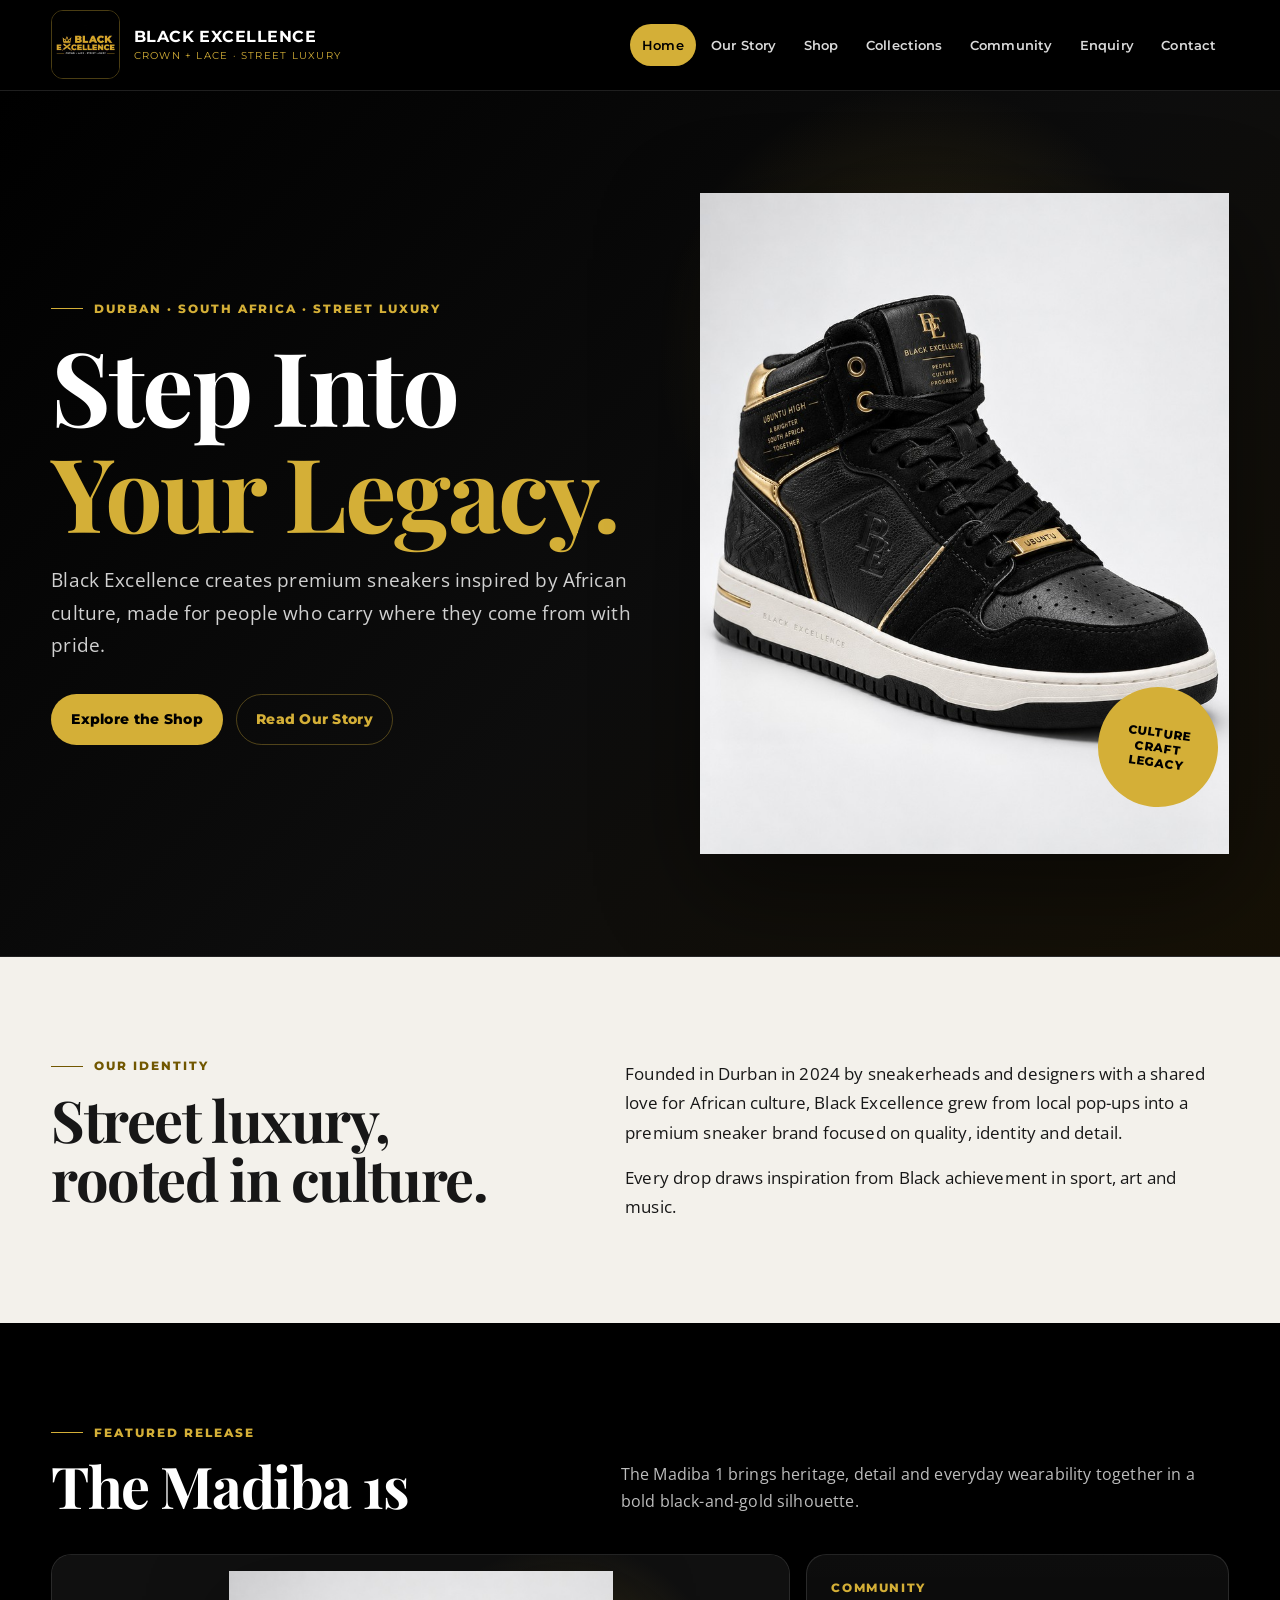
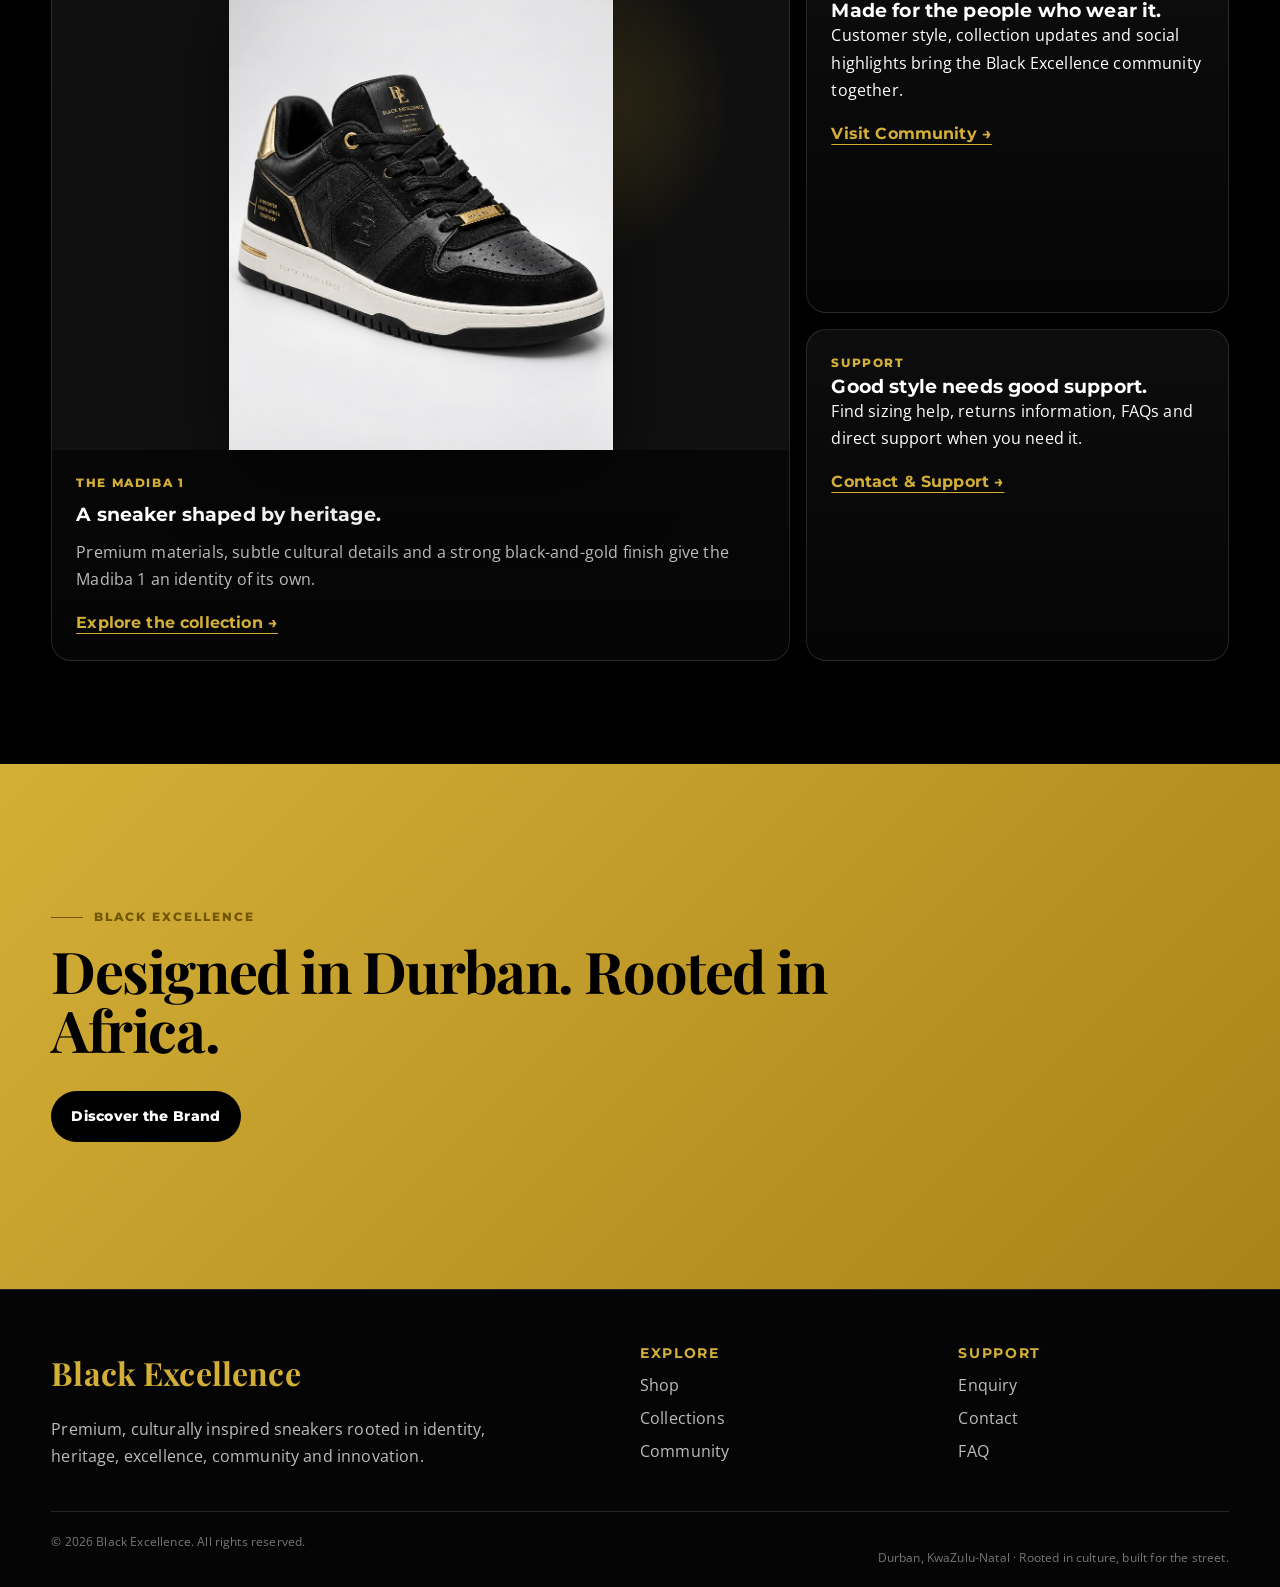
<file: index.html>
<!DOCTYPE html>
<html lang="en">
<head>
    <meta charset="UTF-8">
    <meta name="viewport" content="width=device-width, initial-scale=1.0">
    <meta name="description" content="Black Excellence is a Durban streetwear and sneaker brand celebrating African culture, identity and achievement.">
    <title>Black Excellence | Home</title>
    <link rel="preconnect" href="https://fonts.googleapis.com">
    <link rel="preconnect" href="https://fonts.gstatic.com" crossorigin>
    <link href="https://fonts.googleapis.com/css2?family=Montserrat:wght@500;600;700;800&family=Open+Sans:wght@400;500;600;700&family=Playfair+Display:wght@600;700;800&display=swap" rel="stylesheet">
    <link rel="stylesheet" href="css/styles.css">
</head>
<body>
    <a class="skip-link" href="#main-content">Skip to main content</a>
    <header class="site-header">
        <div class="container header-inner">
            <a class="brand" href="index.html" aria-label="Black Excellence home">
                <img class="brand-logo" src="images/black-excellence-logo-480.jpg"
                     srcset="images/black-excellence-logo-240.jpg 240w, images/black-excellence-logo-480.jpg 480w, images/black-excellence-logo-960.jpg 960w"
                     sizes="(max-width: 720px) 72px, 96px"
                     alt="Black Excellence Crown and Lace Street Luxury logo" width="96" height="96">
                <span class="brand-copy"><strong>Black Excellence</strong><small>Crown + Lace · Street Luxury</small></span>
            </a>
            <nav class="primary-nav" aria-label="Primary navigation">
                <ul><li><a href="index.html" aria-current="page">Home</a></li>
<li><a href="about.html">Our Story</a></li>
<li><a href="products.html">Shop</a></li>
<li><a href="collections.html">Collections</a></li>
<li><a href="community.html">Community</a></li>
<li><a href="enquiry.html">Enquiry</a></li>
<li><a href="contact.html">Contact</a></li></ul>
            </nav>
        </div>
    </header>
    <main id="main-content">
        <section class="hero">
            <div class="container hero-grid">
                <div class="hero-copy">
                    <p class="eyebrow">Durban · South Africa · Street Luxury</p>
                    <h1>Step Into <span>Your Legacy.</span></h1>
                    <p class="hero-lead">Black Excellence creates premium sneakers inspired by African culture, made for people who carry where they come from with pride.</p>
                    <div class="button-row">
                        <a class="button button-primary" href="products.html">Explore the Shop</a>
                        <a class="button button-secondary" href="about.html">Read Our Story</a>
                    </div>
                </div>
                <div class="hero-art hero-art--photo" aria-label="Featured Black Excellence sneaker product shot">
                    <div class="orbit orbit-one"></div>
                    <div class="orbit orbit-two"></div>
                    <picture class="hero-product-shot">
                        <img src="images/sneakers/ubuntu-high-800.jpg"
                             srcset="images/sneakers/ubuntu-high-480.jpg 480w, images/sneakers/ubuntu-high-800.jpg 800w, images/sneakers/ubuntu-high-1200.jpg 1200w"
                             sizes="(max-width: 720px) 82vw, (max-width: 1024px) 60vw, 34rem"
                             alt="Black Excellence Ubuntu High sneaker in black and gold"
                             width="1122" height="1402" loading="eager" decoding="async">
                    </picture>
                    <div class="hero-stamp">Culture<br>Craft<br>Legacy</div>
                </div>
            </div>
        </section>

        <section class="section section-light">
            <div class="container split-layout">
                <div>
                    <p class="eyebrow dark">Our Identity</p>
                    <h2>Street luxury, rooted in culture.</h2>
                </div>
                <div class="prose">
                    <p>Founded in Durban in 2024 by sneakerheads and designers with a shared love for African culture, Black Excellence grew from local pop-ups into a premium sneaker brand focused on quality, identity and detail.</p>
                    <p>Every drop draws inspiration from Black achievement in sport, art and music.</p>
                </div>
            </div>
        </section>

        <section class="section">
            <div class="container">
                <div class="section-heading">
                    <div><p class="eyebrow">Featured Release</p><h2>The Madiba 1s</h2></div>
                    <p>The Madiba 1 brings heritage, detail and everyday wearability together in a bold black-and-gold silhouette.</p>
                </div>
                <div class="feature-grid">
                    <article class="feature-card feature-card-large">
                        <div class="visual-panel">
                            <picture class="feature-product-shot">
                                <img src="images/sneakers/madiba-1-800.jpg"
                                     srcset="images/sneakers/madiba-1-480.jpg 480w, images/sneakers/madiba-1-800.jpg 800w, images/sneakers/madiba-1-1200.jpg 1200w"
                                     sizes="(max-width: 720px) 92vw, (max-width: 1024px) 65vw, 32rem"
                                     alt="Black Excellence Madiba 1 sneaker in black and gold"
                                     width="1122" height="1402" loading="lazy" decoding="async">
                            </picture>
                        </div>
                        <div class="card-body">
                            <p class="label">The Madiba 1</p>
                            <h3>A sneaker shaped by heritage.</h3>
                            <p>Premium materials, subtle cultural details and a strong black-and-gold finish give the Madiba 1 an identity of its own.</p>
                            <a class="text-link" href="collections.html">Explore the collection →</a>
                        </div>
                    </article>
                    <article class="feature-card">
                        <p class="label">Community</p>
                        <h3>Made for the people who wear it.</h3>
                        <p>Customer style, collection updates and social highlights bring the Black Excellence community together.</p>
                        <a class="text-link" href="community.html">Visit Community →</a>
                    </article>
                    <article class="feature-card">
                        <p class="label">Support</p>
                        <h3>Good style needs good support.</h3>
                        <p>Find sizing help, returns information, FAQs and direct support when you need it.</p>
                        <a class="text-link" href="contact.html">Contact &amp; Support →</a>
                    </article>
                </div>
            </div>
        </section>

        <section class="section section-gold">
            <div class="container callout">
                <p class="eyebrow dark">Black Excellence</p>
                <h2>Designed in Durban. Rooted in Africa.</h2>
                <a class="button button-dark" href="about.html">Discover the Brand</a>
            </div>
        </section>
    </main>
    <footer class="site-footer">
        <div class="container footer-grid">
            <div>
                <p class="footer-kicker">Black Excellence</p>
                <p>Premium, culturally inspired sneakers rooted in identity, heritage, excellence, community and innovation.</p>
            </div>
            <div>
                <h2>Explore</h2>
                <a href="products.html">Shop</a>
                <a href="collections.html">Collections</a>
                <a href="community.html">Community</a>
            </div>
            <div>
                <h2>Support</h2>
                <a href="enquiry.html">Enquiry</a>
                <a href="contact.html">Contact</a>
                <a href="contact.html#faq">FAQ</a>
            </div>
        </div>
        <div class="container footer-bottom">
            <p>&copy; 2026 Black Excellence. All rights reserved.</p>
            <p>Durban, KwaZulu-Natal · Rooted in culture, built for the street.</p>
        </div>
    </footer>
</body>
</html>
</file>
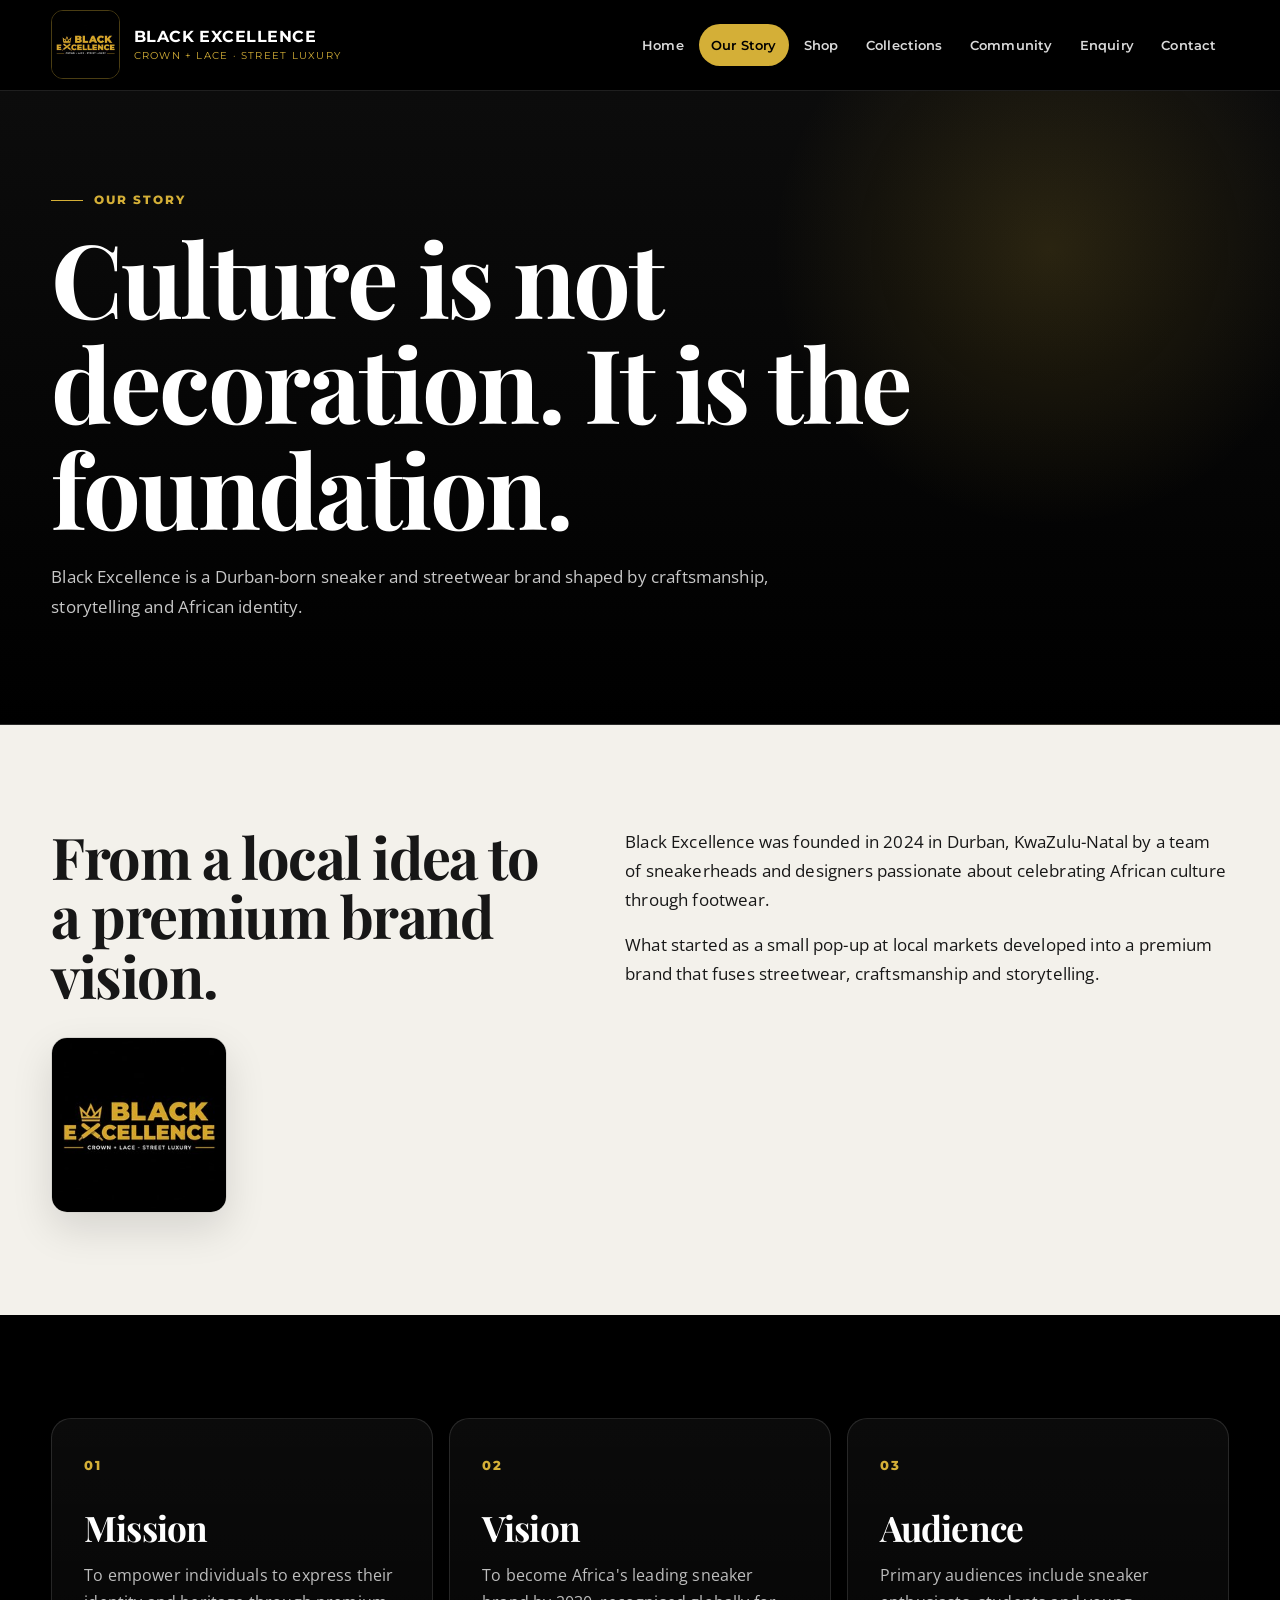
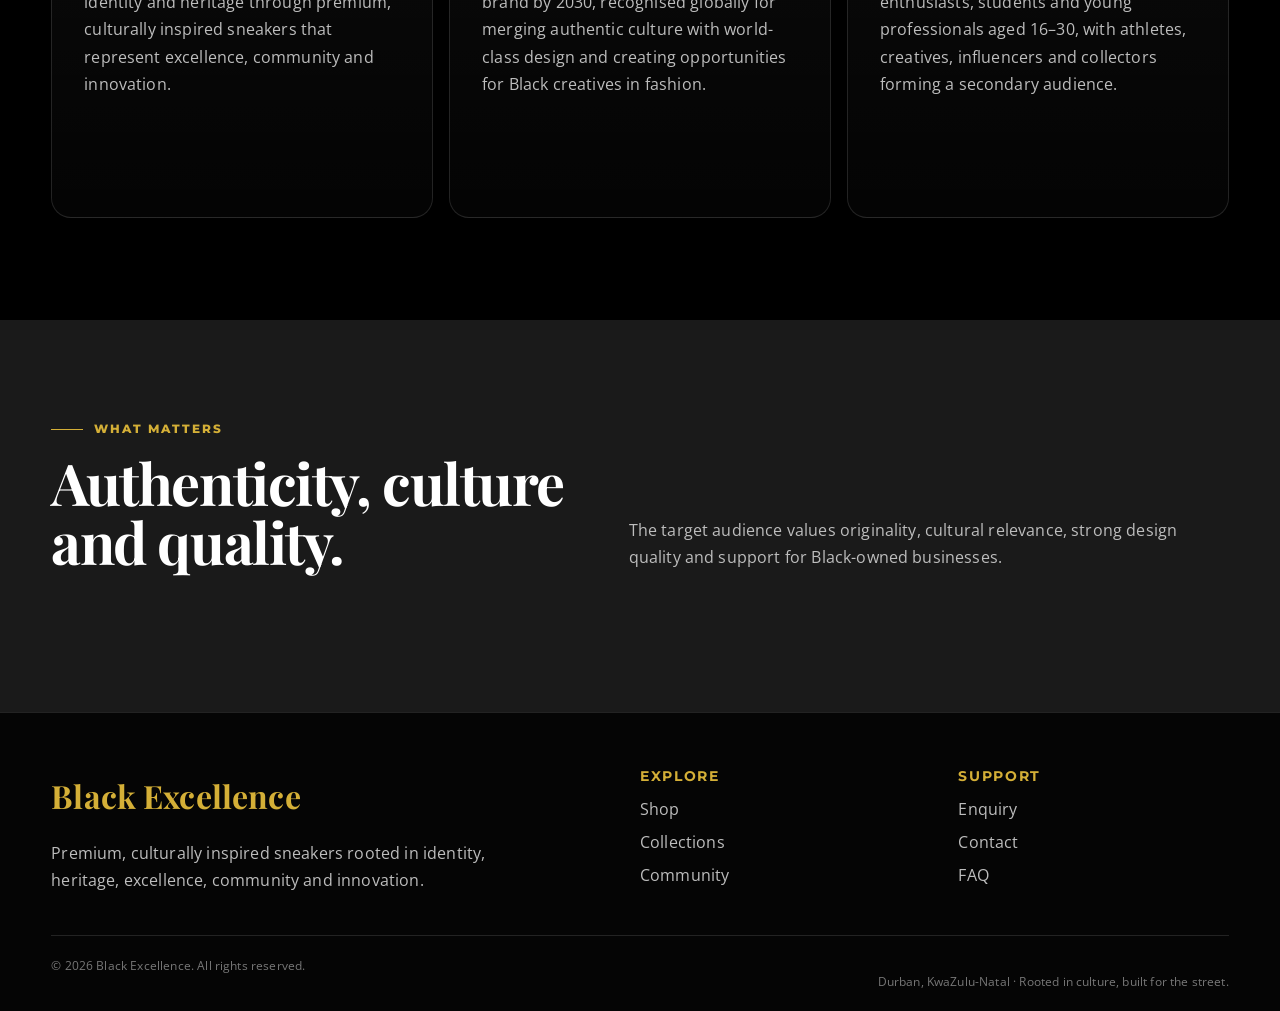
<file: about.html>
<!DOCTYPE html>
<html lang="en">
<head>
    <meta charset="UTF-8">
    <meta name="viewport" content="width=device-width, initial-scale=1.0">
    <meta name="description" content="Black Excellence is a Durban streetwear and sneaker brand celebrating African culture, identity and achievement.">
    <title>Black Excellence | Our Story</title>
    <link rel="preconnect" href="https://fonts.googleapis.com">
    <link rel="preconnect" href="https://fonts.gstatic.com" crossorigin>
    <link href="https://fonts.googleapis.com/css2?family=Montserrat:wght@500;600;700;800&family=Open+Sans:wght@400;500;600;700&family=Playfair+Display:wght@600;700;800&display=swap" rel="stylesheet">
    <link rel="stylesheet" href="css/styles.css">
</head>
<body>
    <a class="skip-link" href="#main-content">Skip to main content</a>
    <header class="site-header">
        <div class="container header-inner">
            <a class="brand" href="index.html" aria-label="Black Excellence home">
                <img class="brand-logo" src="images/black-excellence-logo-480.jpg"
                     srcset="images/black-excellence-logo-240.jpg 240w, images/black-excellence-logo-480.jpg 480w, images/black-excellence-logo-960.jpg 960w"
                     sizes="(max-width: 720px) 72px, 96px"
                     alt="Black Excellence Crown and Lace Street Luxury logo" width="96" height="96">
                <span class="brand-copy"><strong>Black Excellence</strong><small>Crown + Lace · Street Luxury</small></span>
            </a>
            <nav class="primary-nav" aria-label="Primary navigation">
                <ul><li><a href="index.html">Home</a></li>
<li><a href="about.html" aria-current="page">Our Story</a></li>
<li><a href="products.html">Shop</a></li>
<li><a href="collections.html">Collections</a></li>
<li><a href="community.html">Community</a></li>
<li><a href="enquiry.html">Enquiry</a></li>
<li><a href="contact.html">Contact</a></li></ul>
            </nav>
        </div>
    </header>
    <main id="main-content">
        <section class="page-hero"><div class="container"><p class="eyebrow">Our Story</p><h1>Culture is not decoration. It is the foundation.</h1><p>Black Excellence is a Durban-born sneaker and streetwear brand shaped by craftsmanship, storytelling and African identity.</p></div></section>
        <section class="section section-light"><div class="container split-layout"><div><h2>From a local idea to a premium brand vision.</h2><picture class="story-mark"><source media="(max-width: 720px)" srcset="images/black-excellence-logo-240.jpg 240w, images/black-excellence-logo-480.jpg 480w"><img src="images/black-excellence-logo-480.jpg" srcset="images/black-excellence-logo-240.jpg 240w, images/black-excellence-logo-480.jpg 480w, images/black-excellence-logo-960.jpg 960w" sizes="(max-width: 720px) 140px, 180px" alt="Black Excellence brand mark" width="180" height="180"></picture></div><div class="prose"><p>Black Excellence was founded in 2024 in Durban, KwaZulu-Natal by a team of sneakerheads and designers passionate about celebrating African culture through footwear.</p><p>What started as a small pop-up at local markets developed into a premium brand that fuses streetwear, craftsmanship and storytelling.</p></div></div></section>
        <section class="section"><div class="container value-grid"><article class="value-card"><span>01</span><h2>Mission</h2><p>To empower individuals to express their identity and heritage through premium, culturally inspired sneakers that represent excellence, community and innovation.</p></article><article class="value-card"><span>02</span><h2>Vision</h2><p>To become Africa's leading sneaker brand by 2030, recognised globally for merging authentic culture with world-class design and creating opportunities for Black creatives in fashion.</p></article><article class="value-card"><span>03</span><h2>Audience</h2><p>Primary audiences include sneaker enthusiasts, students and young professionals aged 16–30, with athletes, creatives, influencers and collectors forming a secondary audience.</p></article></div></section>
        <section class="section section-charcoal"><div class="container"><div class="section-heading"><div><p class="eyebrow">What matters</p><h2>Authenticity, culture and quality.</h2></div><p>The target audience values originality, cultural relevance, strong design quality and support for Black-owned businesses.</p></div></div></section>
    </main>
    <footer class="site-footer">
        <div class="container footer-grid">
            <div>
                <p class="footer-kicker">Black Excellence</p>
                <p>Premium, culturally inspired sneakers rooted in identity, heritage, excellence, community and innovation.</p>
            </div>
            <div>
                <h2>Explore</h2>
                <a href="products.html">Shop</a>
                <a href="collections.html">Collections</a>
                <a href="community.html">Community</a>
            </div>
            <div>
                <h2>Support</h2>
                <a href="enquiry.html">Enquiry</a>
                <a href="contact.html">Contact</a>
                <a href="contact.html#faq">FAQ</a>
            </div>
        </div>
        <div class="container footer-bottom">
            <p>&copy; 2026 Black Excellence. All rights reserved.</p>
            <p>Durban, KwaZulu-Natal · Rooted in culture, built for the street.</p>
        </div>
    </footer>
</body>
</html>
</file>
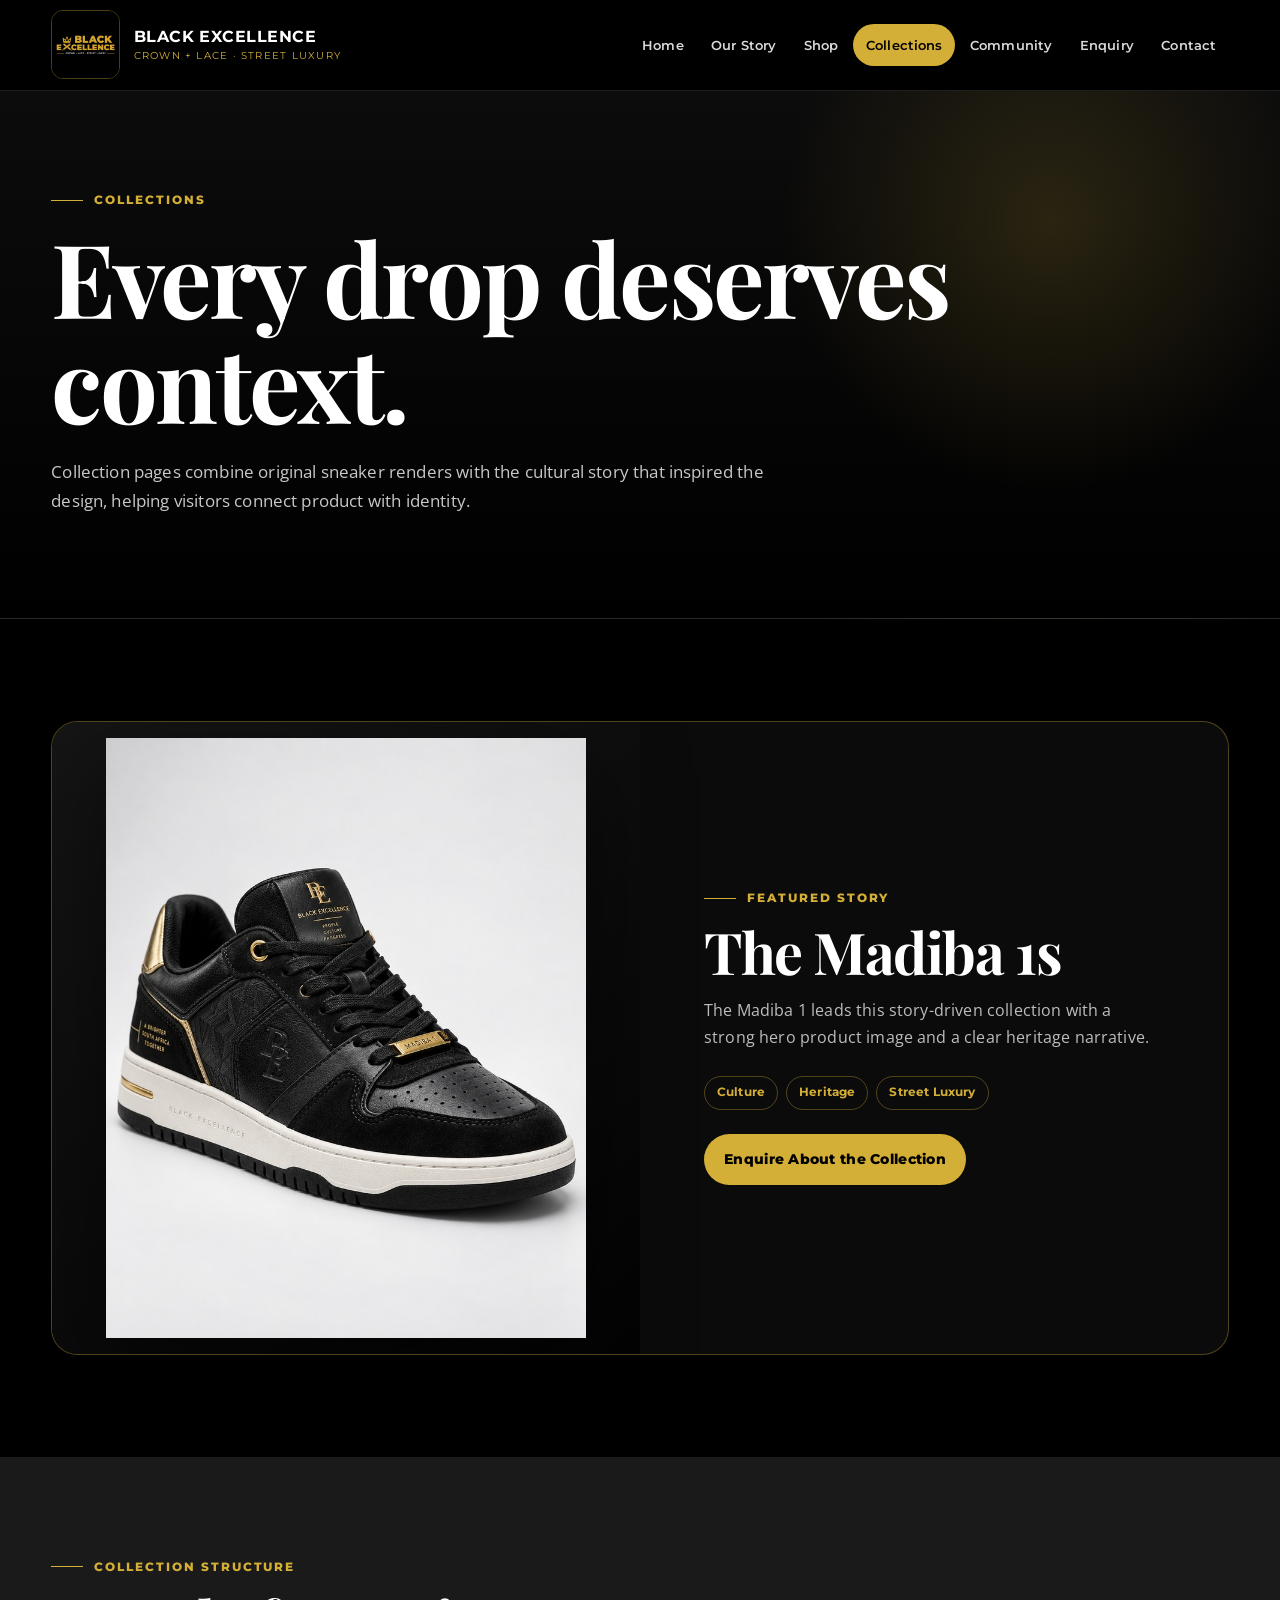
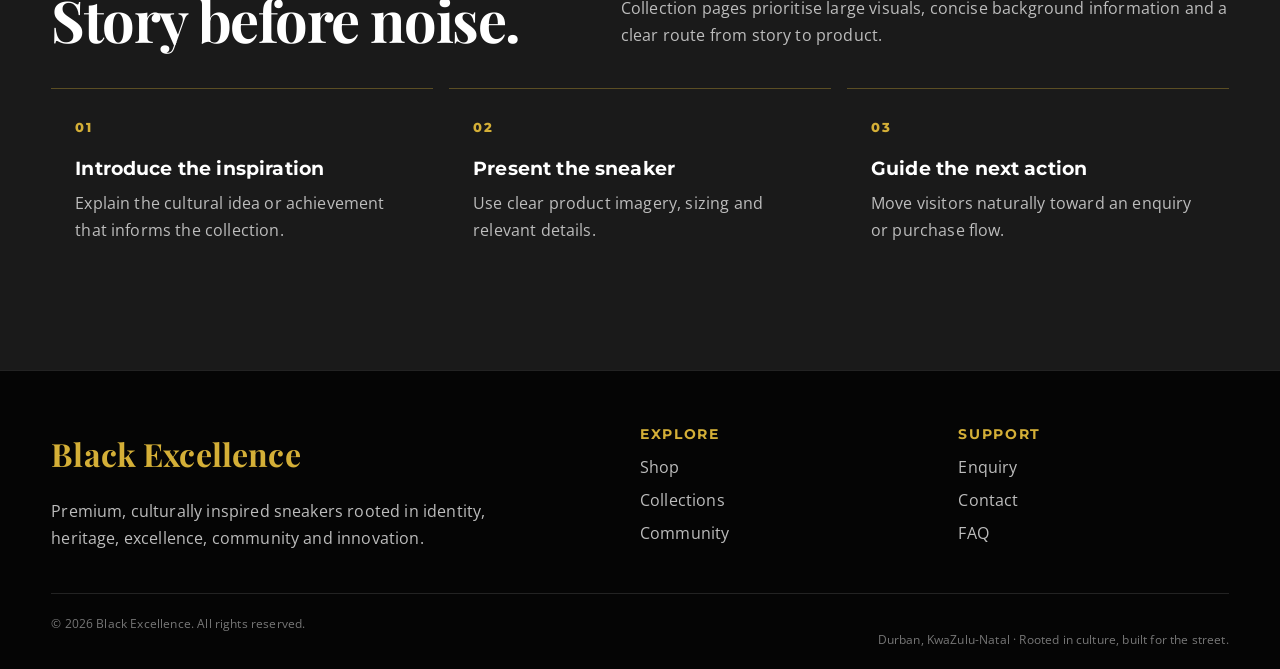
<file: collections.html>
<!DOCTYPE html>
<html lang="en">
<head>
    <meta charset="UTF-8">
    <meta name="viewport" content="width=device-width, initial-scale=1.0">
    <meta name="description" content="Black Excellence is a Durban streetwear and sneaker brand celebrating African culture, identity and achievement.">
    <title>Black Excellence | Collections</title>
    <link rel="preconnect" href="https://fonts.googleapis.com">
    <link rel="preconnect" href="https://fonts.gstatic.com" crossorigin>
    <link href="https://fonts.googleapis.com/css2?family=Montserrat:wght@500;600;700;800&family=Open+Sans:wght@400;500;600;700&family=Playfair+Display:wght@600;700;800&display=swap" rel="stylesheet">
    <link rel="stylesheet" href="css/styles.css">
</head>
<body>
    <a class="skip-link" href="#main-content">Skip to main content</a>
    <header class="site-header">
        <div class="container header-inner">
            <a class="brand" href="index.html" aria-label="Black Excellence home">
                <img class="brand-logo" src="images/black-excellence-logo-480.jpg"
                     srcset="images/black-excellence-logo-240.jpg 240w, images/black-excellence-logo-480.jpg 480w, images/black-excellence-logo-960.jpg 960w"
                     sizes="(max-width: 720px) 72px, 96px"
                     alt="Black Excellence Crown and Lace Street Luxury logo" width="96" height="96">
                <span class="brand-copy"><strong>Black Excellence</strong><small>Crown + Lace · Street Luxury</small></span>
            </a>
            <nav class="primary-nav" aria-label="Primary navigation">
                <ul><li><a href="index.html">Home</a></li>
<li><a href="about.html">Our Story</a></li>
<li><a href="products.html">Shop</a></li>
<li><a href="collections.html" aria-current="page">Collections</a></li>
<li><a href="community.html">Community</a></li>
<li><a href="enquiry.html">Enquiry</a></li>
<li><a href="contact.html">Contact</a></li></ul>
            </nav>
        </div>
    </header>
    <main id="main-content">
        <section class="page-hero"><div class="container"><p class="eyebrow">Collections</p><h1>Every drop deserves context.</h1><p>Collection pages combine original sneaker renders with the cultural story that inspired the design, helping visitors connect product with identity.</p></div></section>
        <section class="section"><div class="container"><article class="collection-feature"><div class="collection-art">
                    <picture class="collection-photo">
                        <img src="images/sneakers/madiba-1-800.jpg"
                             srcset="images/sneakers/madiba-1-480.jpg 480w, images/sneakers/madiba-1-800.jpg 800w, images/sneakers/madiba-1-1200.jpg 1200w"
                             sizes="(max-width: 720px) 92vw, (max-width: 1024px) 70vw, 34rem"
                             alt="Black Excellence Madiba 1 sneaker product image"
                             width="1122" height="1402" loading="lazy" decoding="async">
                    </picture>
                </div><div class="collection-copy"><p class="eyebrow">Featured Story</p><h2>The Madiba 1s</h2><p>The Madiba 1 leads this story-driven collection with a strong hero product image and a clear heritage narrative.</p><div class="collection-details"><span>Culture</span><span>Heritage</span><span>Street Luxury</span></div><a class="button button-primary" href="enquiry.html">Enquire About the Collection</a></div></article></div></section>
        <section class="section section-charcoal"><div class="container"><div class="section-heading"><div><p class="eyebrow">Collection Structure</p><h2>Story before noise.</h2></div><p>Collection pages prioritise large visuals, concise background information and a clear route from story to product.</p></div><div class="steps-grid"><article><span>01</span><h3>Introduce the inspiration</h3><p>Explain the cultural idea or achievement that informs the collection.</p></article><article><span>02</span><h3>Present the sneaker</h3><p>Use clear product imagery, sizing and relevant details.</p></article><article><span>03</span><h3>Guide the next action</h3><p>Move visitors naturally toward an enquiry or purchase flow.</p></article></div></div></section>
    </main>
    <footer class="site-footer">
        <div class="container footer-grid">
            <div>
                <p class="footer-kicker">Black Excellence</p>
                <p>Premium, culturally inspired sneakers rooted in identity, heritage, excellence, community and innovation.</p>
            </div>
            <div>
                <h2>Explore</h2>
                <a href="products.html">Shop</a>
                <a href="collections.html">Collections</a>
                <a href="community.html">Community</a>
            </div>
            <div>
                <h2>Support</h2>
                <a href="enquiry.html">Enquiry</a>
                <a href="contact.html">Contact</a>
                <a href="contact.html#faq">FAQ</a>
            </div>
        </div>
        <div class="container footer-bottom">
            <p>&copy; 2026 Black Excellence. All rights reserved.</p>
            <p>Durban, KwaZulu-Natal · Rooted in culture, built for the street.</p>
        </div>
    </footer>
</body>
</html>
</file>
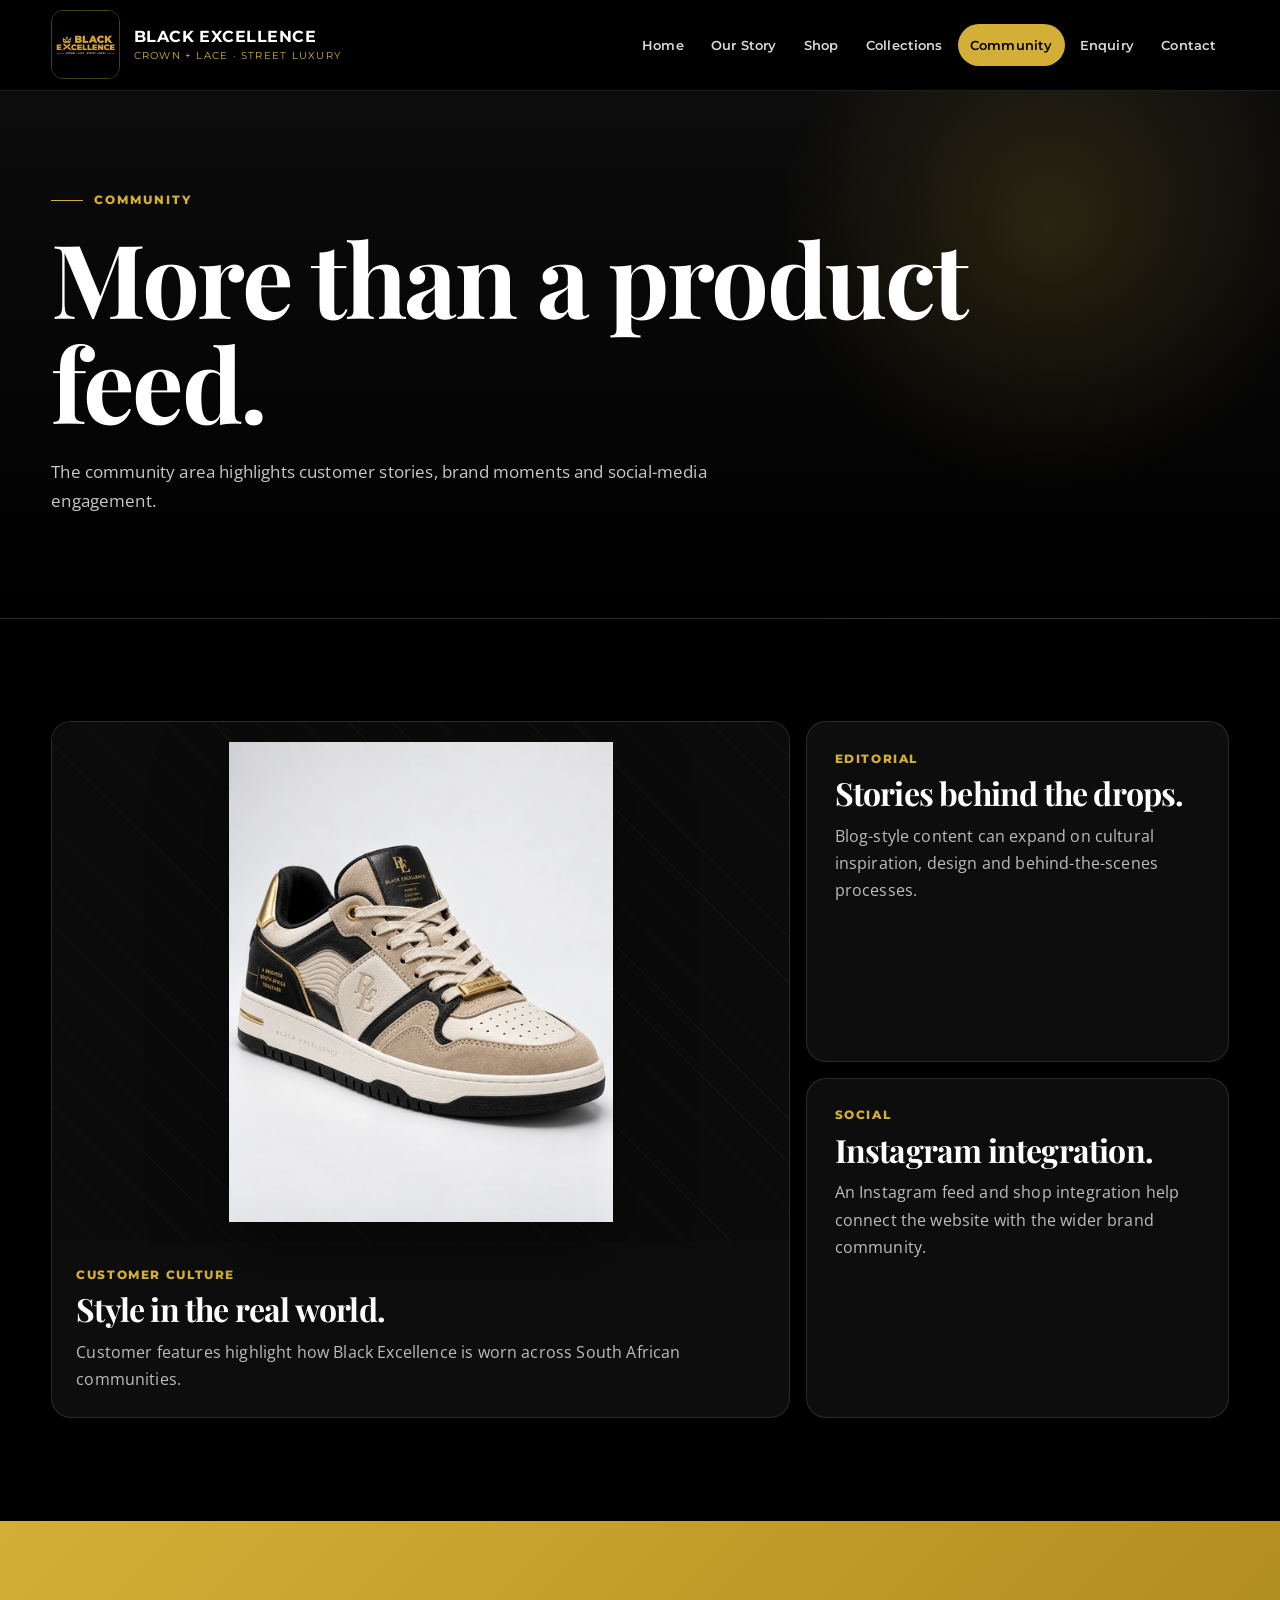
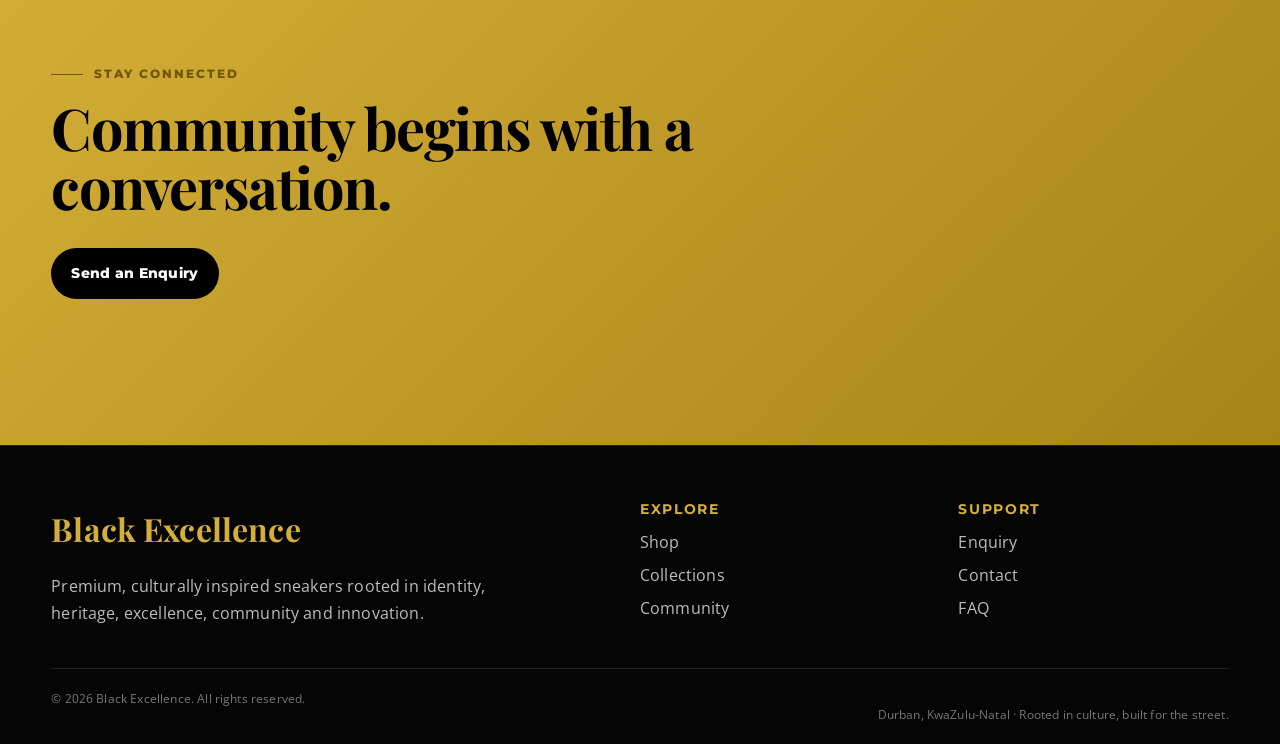
<file: community.html>
<!DOCTYPE html>
<html lang="en">
<head>
    <meta charset="UTF-8">
    <meta name="viewport" content="width=device-width, initial-scale=1.0">
    <meta name="description" content="Black Excellence is a Durban streetwear and sneaker brand celebrating African culture, identity and achievement.">
    <title>Black Excellence | Community</title>
    <link rel="preconnect" href="https://fonts.googleapis.com">
    <link rel="preconnect" href="https://fonts.gstatic.com" crossorigin>
    <link href="https://fonts.googleapis.com/css2?family=Montserrat:wght@500;600;700;800&family=Open+Sans:wght@400;500;600;700&family=Playfair+Display:wght@600;700;800&display=swap" rel="stylesheet">
    <link rel="stylesheet" href="css/styles.css">
</head>
<body>
    <a class="skip-link" href="#main-content">Skip to main content</a>
    <header class="site-header">
        <div class="container header-inner">
            <a class="brand" href="index.html" aria-label="Black Excellence home">
                <img class="brand-logo" src="images/black-excellence-logo-480.jpg"
                     srcset="images/black-excellence-logo-240.jpg 240w, images/black-excellence-logo-480.jpg 480w, images/black-excellence-logo-960.jpg 960w"
                     sizes="(max-width: 720px) 72px, 96px"
                     alt="Black Excellence Crown and Lace Street Luxury logo" width="96" height="96">
                <span class="brand-copy"><strong>Black Excellence</strong><small>Crown + Lace · Street Luxury</small></span>
            </a>
            <nav class="primary-nav" aria-label="Primary navigation">
                <ul><li><a href="index.html">Home</a></li>
<li><a href="about.html">Our Story</a></li>
<li><a href="products.html">Shop</a></li>
<li><a href="collections.html">Collections</a></li>
<li><a href="community.html" aria-current="page">Community</a></li>
<li><a href="enquiry.html">Enquiry</a></li>
<li><a href="contact.html">Contact</a></li></ul>
            </nav>
        </div>
    </header>
    <main id="main-content">
        <section class="page-hero"><div class="container"><p class="eyebrow">Community</p><h1>More than a product feed.</h1><p>The community area highlights customer stories, brand moments and social-media engagement.</p></div></section>
        <section class="section"><div class="container"><div class="community-grid"><article class="community-card tall"><div class="community-art community-art-photo"><picture class="community-photo"><img src="images/sneakers/durban-wave-800.jpg" srcset="images/sneakers/durban-wave-480.jpg 480w, images/sneakers/durban-wave-800.jpg 800w, images/sneakers/durban-wave-1200.jpg 1200w" sizes="(max-width: 720px) 92vw, (max-width: 1024px) 62vw, 28rem" alt="Black Excellence Durban Wave sneaker used as community feature image" width="1122" height="1402" loading="lazy" decoding="async"></picture></div><div class="card-body"><p class="label">Customer Culture</p><h2>Style in the real world.</h2><p>Customer features highlight how Black Excellence is worn across South African communities.</p></div></article><article class="community-card"><p class="label">Editorial</p><h2>Stories behind the drops.</h2><p>Blog-style content can expand on cultural inspiration, design and behind-the-scenes processes.</p></article><article class="community-card"><p class="label">Social</p><h2>Instagram integration.</h2><p>An Instagram feed and shop integration help connect the website with the wider brand community.</p></article></div></div></section>
        <section class="section section-gold"><div class="container callout"><p class="eyebrow dark">Stay Connected</p><h2>Community begins with a conversation.</h2><a class="button button-dark" href="enquiry.html">Send an Enquiry</a></div></section>
    </main>
    <footer class="site-footer">
        <div class="container footer-grid">
            <div>
                <p class="footer-kicker">Black Excellence</p>
                <p>Premium, culturally inspired sneakers rooted in identity, heritage, excellence, community and innovation.</p>
            </div>
            <div>
                <h2>Explore</h2>
                <a href="products.html">Shop</a>
                <a href="collections.html">Collections</a>
                <a href="community.html">Community</a>
            </div>
            <div>
                <h2>Support</h2>
                <a href="enquiry.html">Enquiry</a>
                <a href="contact.html">Contact</a>
                <a href="contact.html#faq">FAQ</a>
            </div>
        </div>
        <div class="container footer-bottom">
            <p>&copy; 2026 Black Excellence. All rights reserved.</p>
            <p>Durban, KwaZulu-Natal · Rooted in culture, built for the street.</p>
        </div>
    </footer>
</body>
</html>
</file>
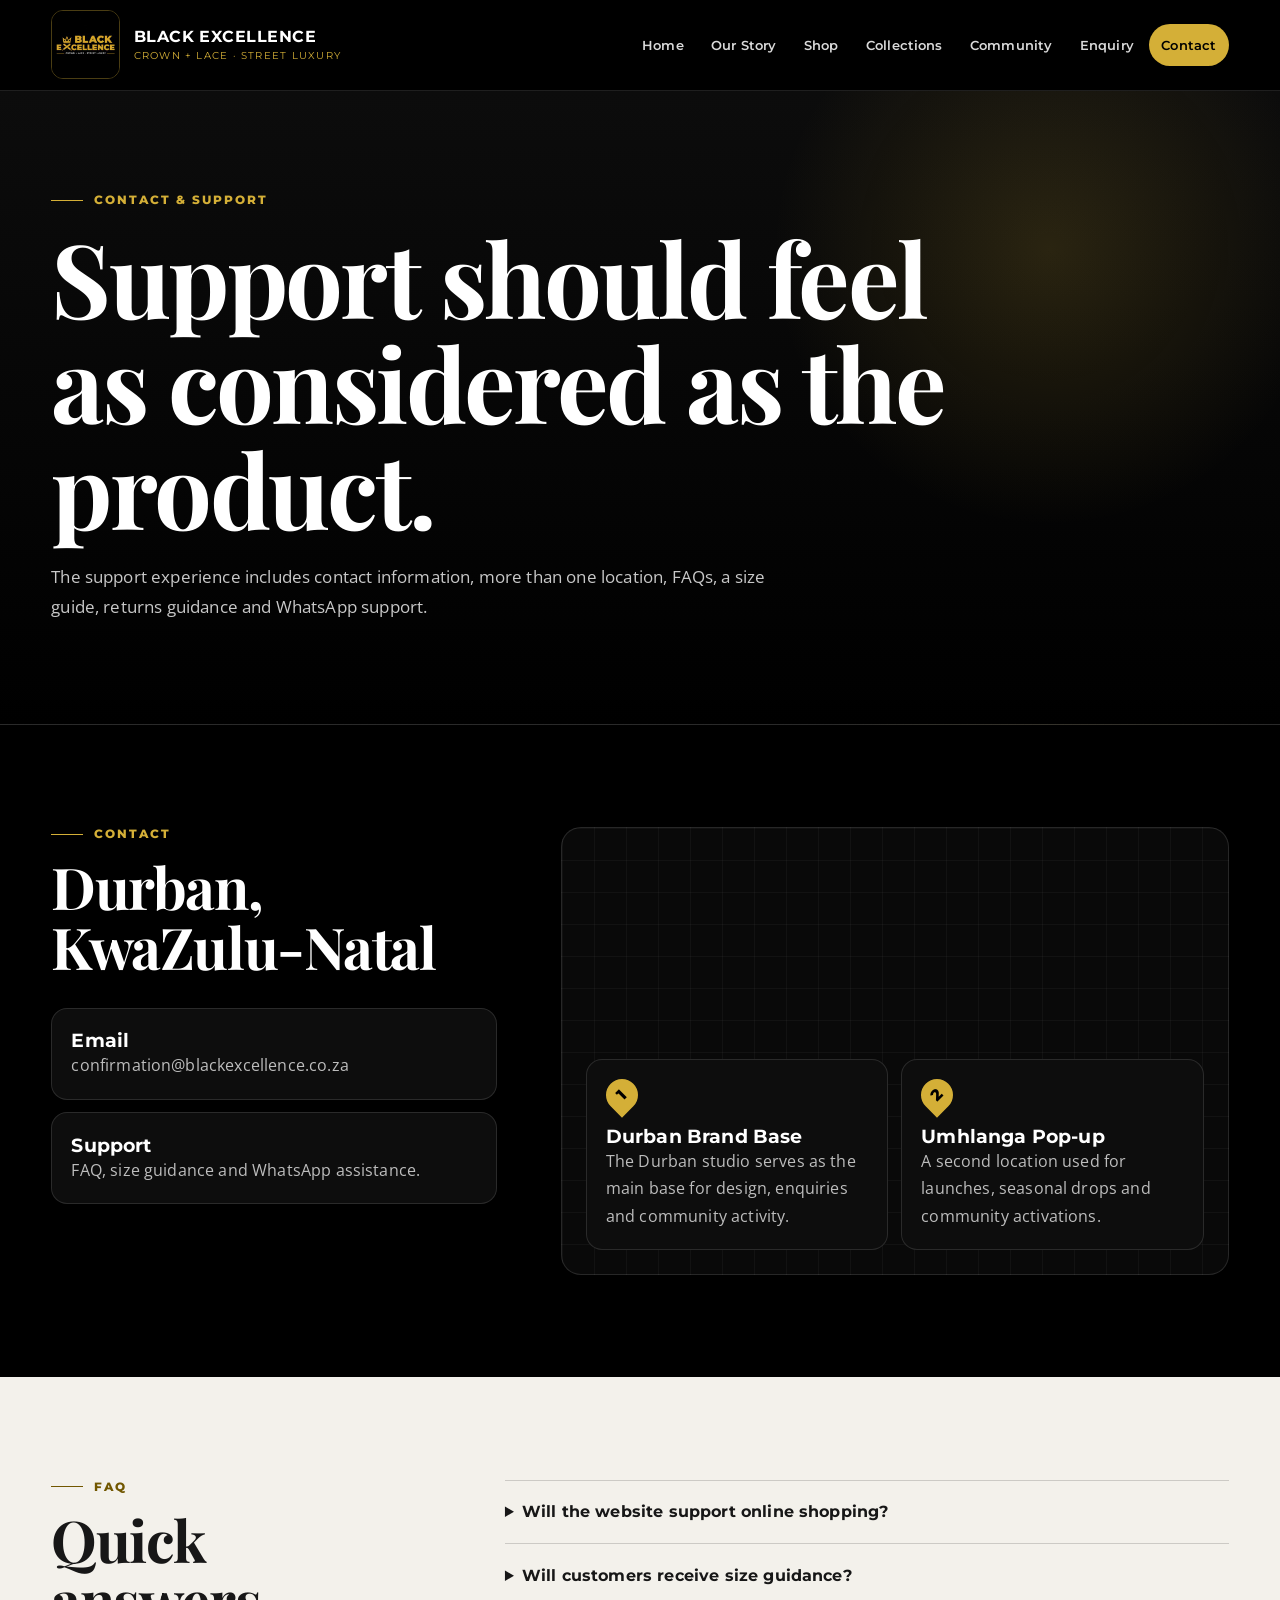
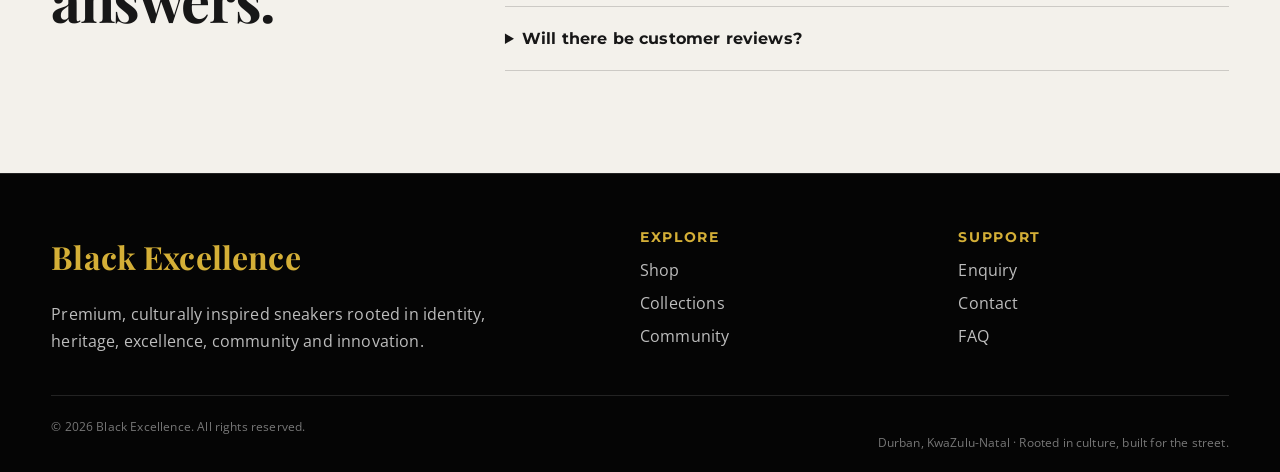
<file: contact.html>
<!DOCTYPE html>
<html lang="en">
<head>
    <meta charset="UTF-8">
    <meta name="viewport" content="width=device-width, initial-scale=1.0">
    <meta name="description" content="Black Excellence is a Durban streetwear and sneaker brand celebrating African culture, identity and achievement.">
    <title>Black Excellence | Contact</title>
    <link rel="preconnect" href="https://fonts.googleapis.com">
    <link rel="preconnect" href="https://fonts.gstatic.com" crossorigin>
    <link href="https://fonts.googleapis.com/css2?family=Montserrat:wght@500;600;700;800&family=Open+Sans:wght@400;500;600;700&family=Playfair+Display:wght@600;700;800&display=swap" rel="stylesheet">
    <link rel="stylesheet" href="css/styles.css">
</head>
<body>
    <a class="skip-link" href="#main-content">Skip to main content</a>
    <header class="site-header">
        <div class="container header-inner">
            <a class="brand" href="index.html" aria-label="Black Excellence home">
                <img class="brand-logo" src="images/black-excellence-logo-480.jpg"
                     srcset="images/black-excellence-logo-240.jpg 240w, images/black-excellence-logo-480.jpg 480w, images/black-excellence-logo-960.jpg 960w"
                     sizes="(max-width: 720px) 72px, 96px"
                     alt="Black Excellence Crown and Lace Street Luxury logo" width="96" height="96">
                <span class="brand-copy"><strong>Black Excellence</strong><small>Crown + Lace · Street Luxury</small></span>
            </a>
            <nav class="primary-nav" aria-label="Primary navigation">
                <ul><li><a href="index.html">Home</a></li>
<li><a href="about.html">Our Story</a></li>
<li><a href="products.html">Shop</a></li>
<li><a href="collections.html">Collections</a></li>
<li><a href="community.html">Community</a></li>
<li><a href="enquiry.html">Enquiry</a></li>
<li><a href="contact.html" aria-current="page">Contact</a></li></ul>
            </nav>
        </div>
    </header>
    <main id="main-content">
        <section class="page-hero"><div class="container"><p class="eyebrow">Contact &amp; Support</p><h1>Support should feel as considered as the product.</h1><p>The support experience includes contact information, more than one location, FAQs, a size guide, returns guidance and WhatsApp support.</p></div></section>
        <section class="section"><div class="container contact-grid"><div><p class="eyebrow">Contact</p><h2>Durban, KwaZulu-Natal</h2><div class="contact-cards"><article><h3>Email</h3><p>confirmation@blackexcellence.co.za</p></article><article><h3>Support</h3><p>FAQ, size guidance and WhatsApp assistance.</p></article></div></div><div class="locations"><article class="location-card"><span class="map-pin">1</span><h3>Durban Brand Base</h3><p>The Durban studio serves as the main base for design, enquiries and community activity.</p></article><article class="location-card"><span class="map-pin">2</span><h3>Umhlanga Pop-up</h3><p>A second location used for launches, seasonal drops and community activations.</p></article></div></div></section>
        <section id="faq" class="section section-light"><div class="container faq-layout"><div><p class="eyebrow dark">FAQ</p><h2>Quick answers.</h2></div><div class="faq-list"><details><summary>Will the website support online shopping?</summary><p>Yes. The brand aims to offer cart and checkout functionality with secure payment options.</p></details><details><summary>Will customers receive size guidance?</summary><p>Yes. A size guide and fit predictor help customers choose the right fit.</p></details><details><summary>Will there be customer reviews?</summary><p>Yes. Customer reviews with photos help build trust and showcase real customer experiences.</p></details></div></div></section>
    </main>
    <footer class="site-footer">
        <div class="container footer-grid">
            <div>
                <p class="footer-kicker">Black Excellence</p>
                <p>Premium, culturally inspired sneakers rooted in identity, heritage, excellence, community and innovation.</p>
            </div>
            <div>
                <h2>Explore</h2>
                <a href="products.html">Shop</a>
                <a href="collections.html">Collections</a>
                <a href="community.html">Community</a>
            </div>
            <div>
                <h2>Support</h2>
                <a href="enquiry.html">Enquiry</a>
                <a href="contact.html">Contact</a>
                <a href="contact.html#faq">FAQ</a>
            </div>
        </div>
        <div class="container footer-bottom">
            <p>&copy; 2026 Black Excellence. All rights reserved.</p>
            <p>Durban, KwaZulu-Natal · Rooted in culture, built for the street.</p>
        </div>
    </footer>
</body>
</html>
</file>
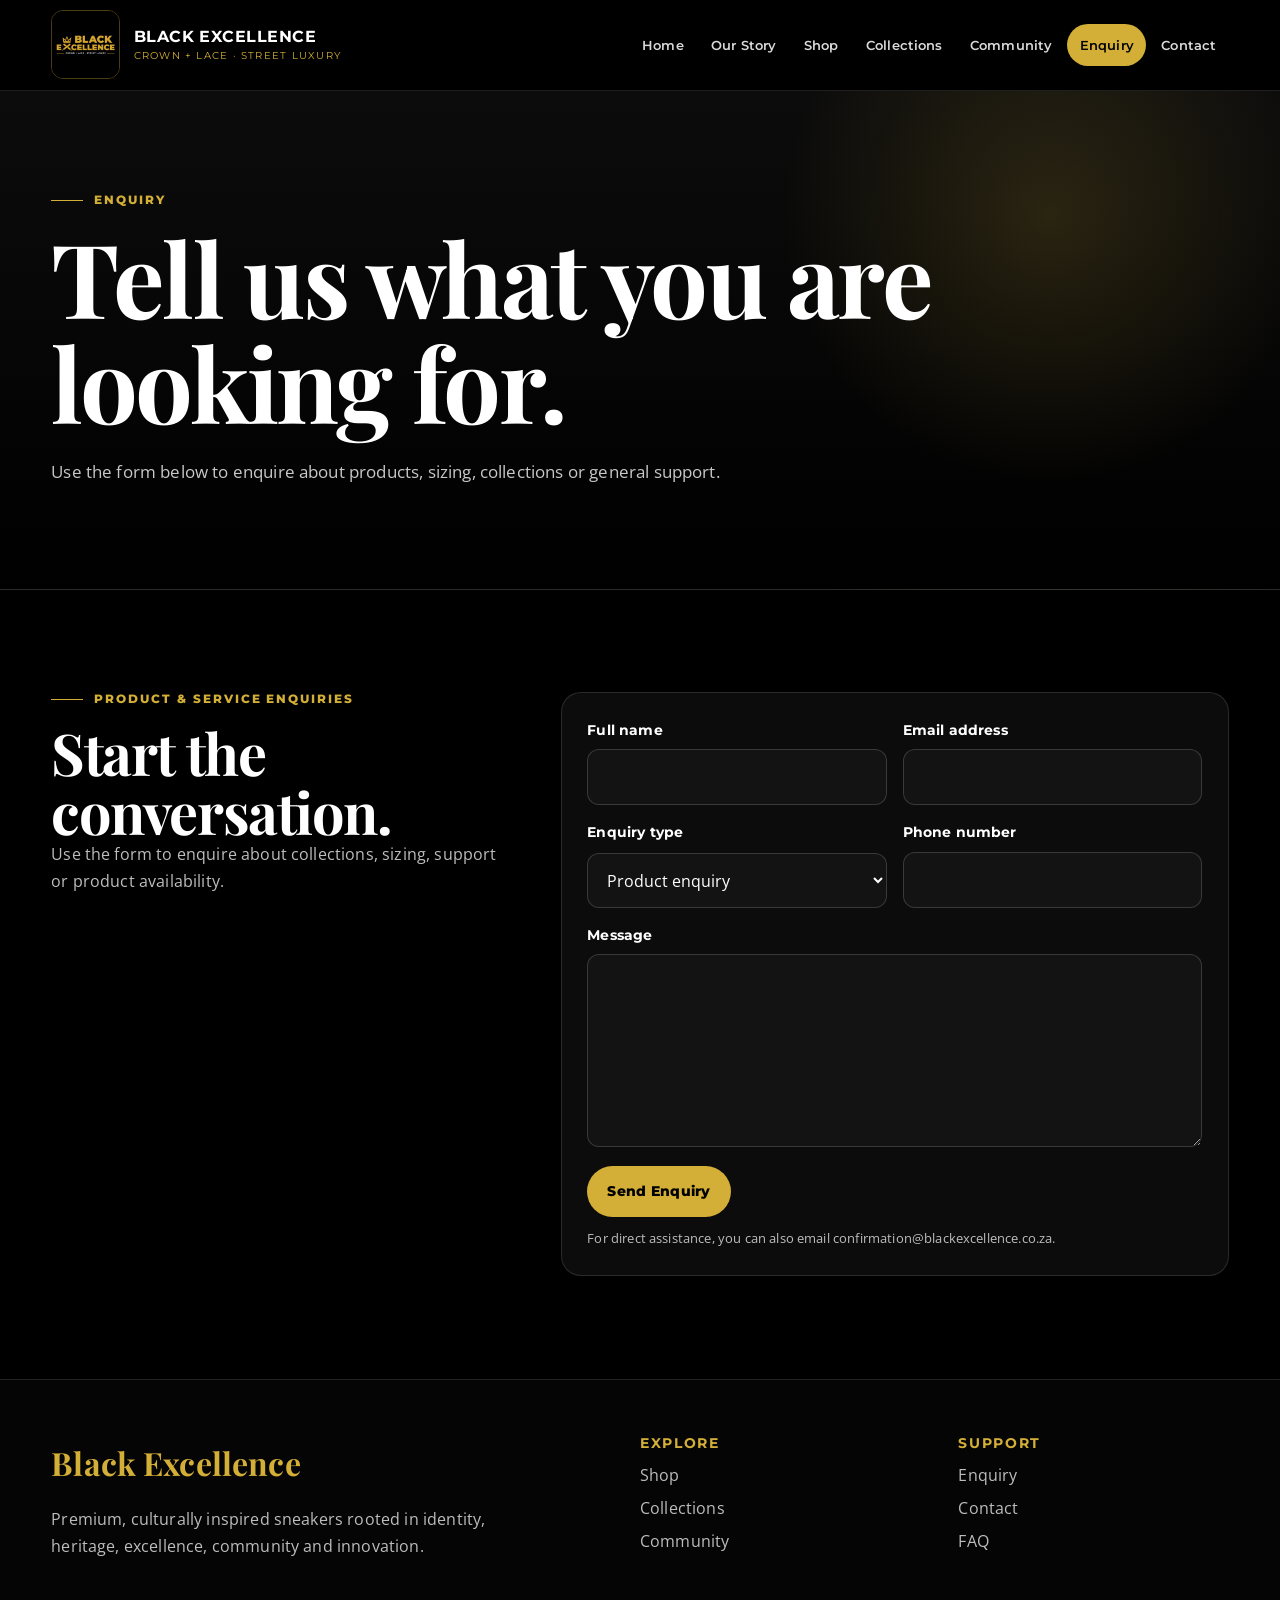
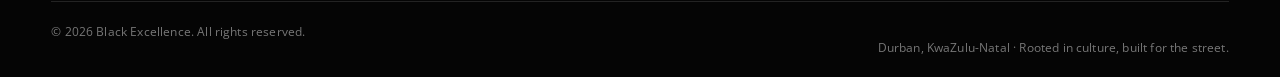
<file: enquiry.html>
<!DOCTYPE html>
<html lang="en">
<head>
    <meta charset="UTF-8">
    <meta name="viewport" content="width=device-width, initial-scale=1.0">
    <meta name="description" content="Black Excellence is a Durban streetwear and sneaker brand celebrating African culture, identity and achievement.">
    <title>Black Excellence | Enquiry</title>
    <link rel="preconnect" href="https://fonts.googleapis.com">
    <link rel="preconnect" href="https://fonts.gstatic.com" crossorigin>
    <link href="https://fonts.googleapis.com/css2?family=Montserrat:wght@500;600;700;800&family=Open+Sans:wght@400;500;600;700&family=Playfair+Display:wght@600;700;800&display=swap" rel="stylesheet">
    <link rel="stylesheet" href="css/styles.css">
</head>
<body>
    <a class="skip-link" href="#main-content">Skip to main content</a>
    <header class="site-header">
        <div class="container header-inner">
            <a class="brand" href="index.html" aria-label="Black Excellence home">
                <img class="brand-logo" src="images/black-excellence-logo-480.jpg"
                     srcset="images/black-excellence-logo-240.jpg 240w, images/black-excellence-logo-480.jpg 480w, images/black-excellence-logo-960.jpg 960w"
                     sizes="(max-width: 720px) 72px, 96px"
                     alt="Black Excellence Crown and Lace Street Luxury logo" width="96" height="96">
                <span class="brand-copy"><strong>Black Excellence</strong><small>Crown + Lace · Street Luxury</small></span>
            </a>
            <nav class="primary-nav" aria-label="Primary navigation">
                <ul><li><a href="index.html">Home</a></li>
<li><a href="about.html">Our Story</a></li>
<li><a href="products.html">Shop</a></li>
<li><a href="collections.html">Collections</a></li>
<li><a href="community.html">Community</a></li>
<li><a href="enquiry.html" aria-current="page">Enquiry</a></li>
<li><a href="contact.html">Contact</a></li></ul>
            </nav>
        </div>
    </header>
    <main id="main-content">
        <section class="page-hero"><div class="container"><p class="eyebrow">Enquiry</p><h1>Tell us what you are looking for.</h1><p>Use the form below to enquire about products, sizing, collections or general support.</p></div></section>
        <section class="section"><div class="container form-layout"><div><p class="eyebrow">Product &amp; Service Enquiries</p><h2>Start the conversation.</h2><p class="muted-copy">Use the form to enquire about collections, sizing, support or product availability.</p></div><form class="styled-form" action="#" method="post"><div class="form-grid"><div class="form-group"><label for="name">Full name</label><input id="name" name="name" type="text" autocomplete="name" required></div><div class="form-group"><label for="email">Email address</label><input id="email" name="email" type="email" autocomplete="email" required></div><div class="form-group"><label for="topic">Enquiry type</label><select id="topic" name="topic"><option>Product enquiry</option><option>Size and fit</option><option>Collection information</option><option>General support</option></select></div><div class="form-group"><label for="phone">Phone number</label><input id="phone" name="phone" type="tel" autocomplete="tel"></div><div class="form-group full"><label for="message">Message</label><textarea id="message" name="message" rows="6" required></textarea></div></div><button class="button button-primary" type="submit">Send Enquiry</button><p class="form-note">For direct assistance, you can also email confirmation@blackexcellence.co.za.</p></form></div></section>
    </main>
    <footer class="site-footer">
        <div class="container footer-grid">
            <div>
                <p class="footer-kicker">Black Excellence</p>
                <p>Premium, culturally inspired sneakers rooted in identity, heritage, excellence, community and innovation.</p>
            </div>
            <div>
                <h2>Explore</h2>
                <a href="products.html">Shop</a>
                <a href="collections.html">Collections</a>
                <a href="community.html">Community</a>
            </div>
            <div>
                <h2>Support</h2>
                <a href="enquiry.html">Enquiry</a>
                <a href="contact.html">Contact</a>
                <a href="contact.html#faq">FAQ</a>
            </div>
        </div>
        <div class="container footer-bottom">
            <p>&copy; 2026 Black Excellence. All rights reserved.</p>
            <p>Durban, KwaZulu-Natal · Rooted in culture, built for the street.</p>
        </div>
    </footer>
</body>
</html>
</file>
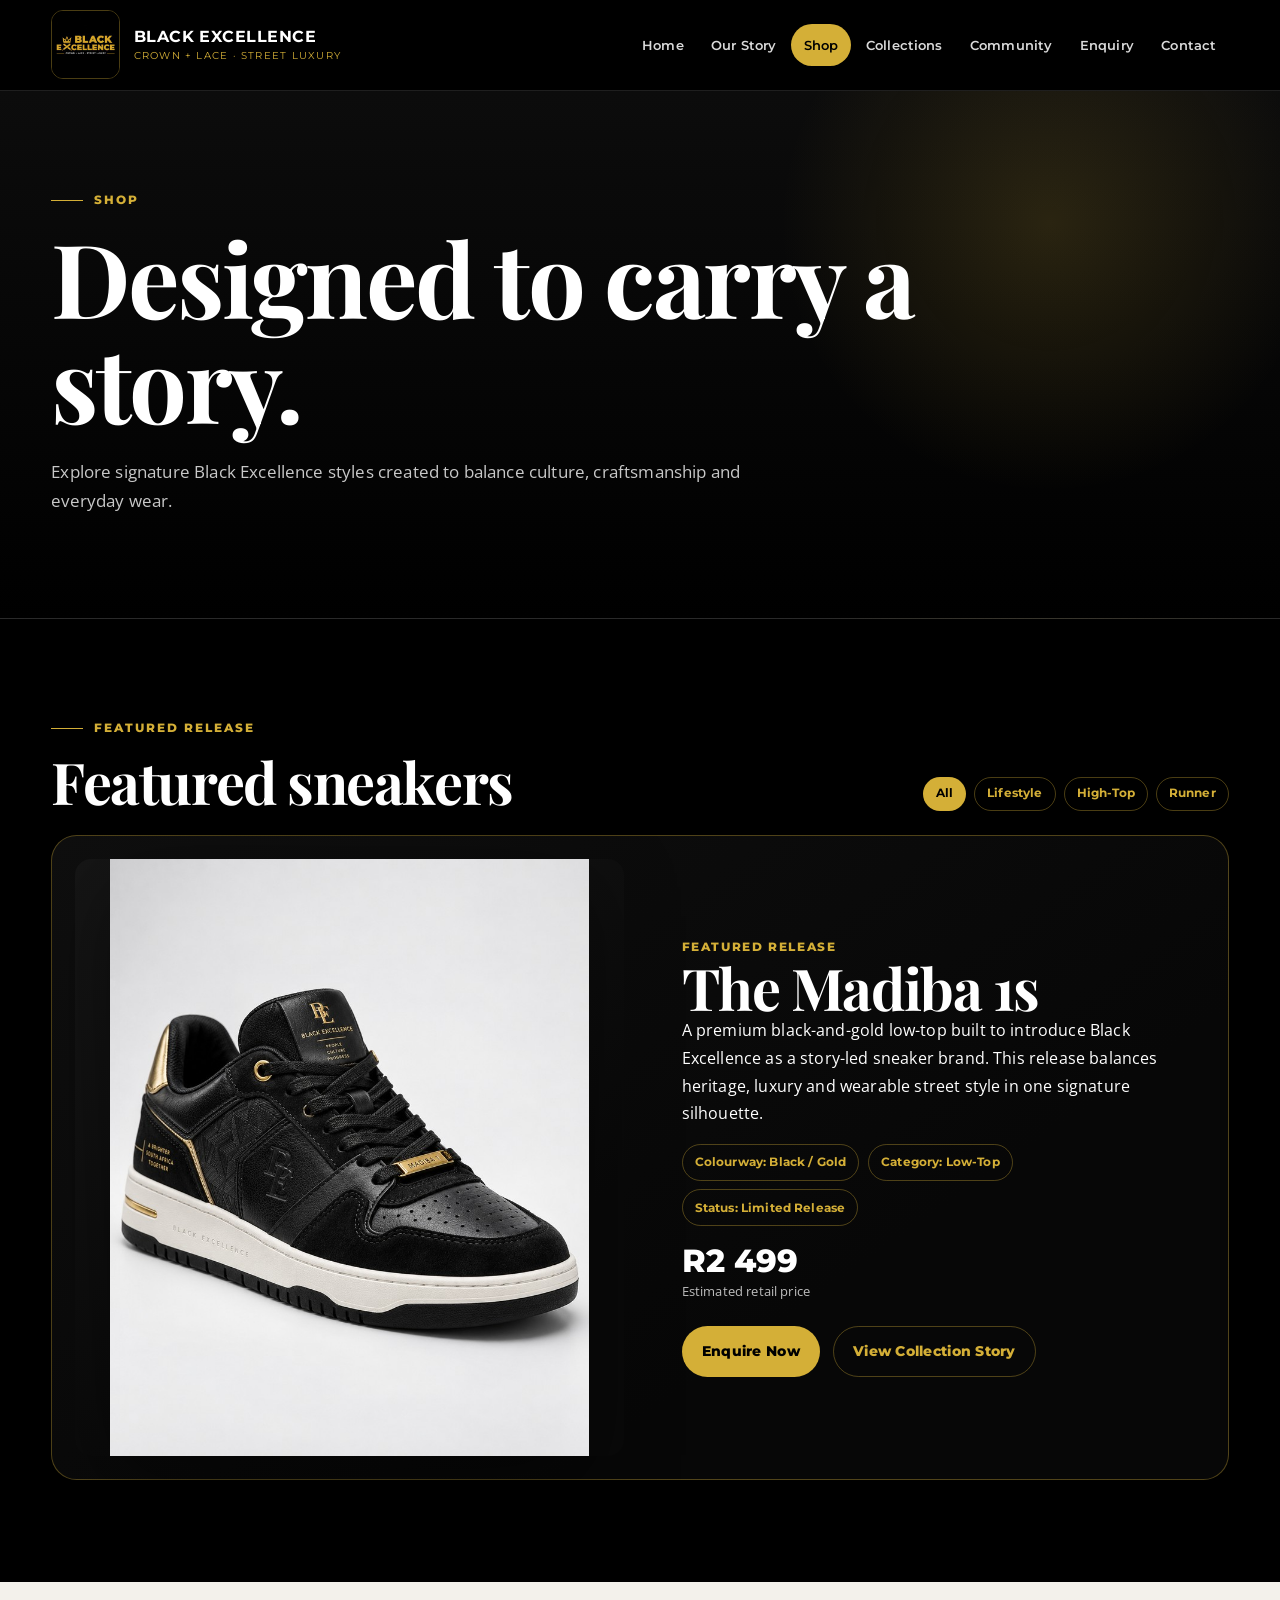
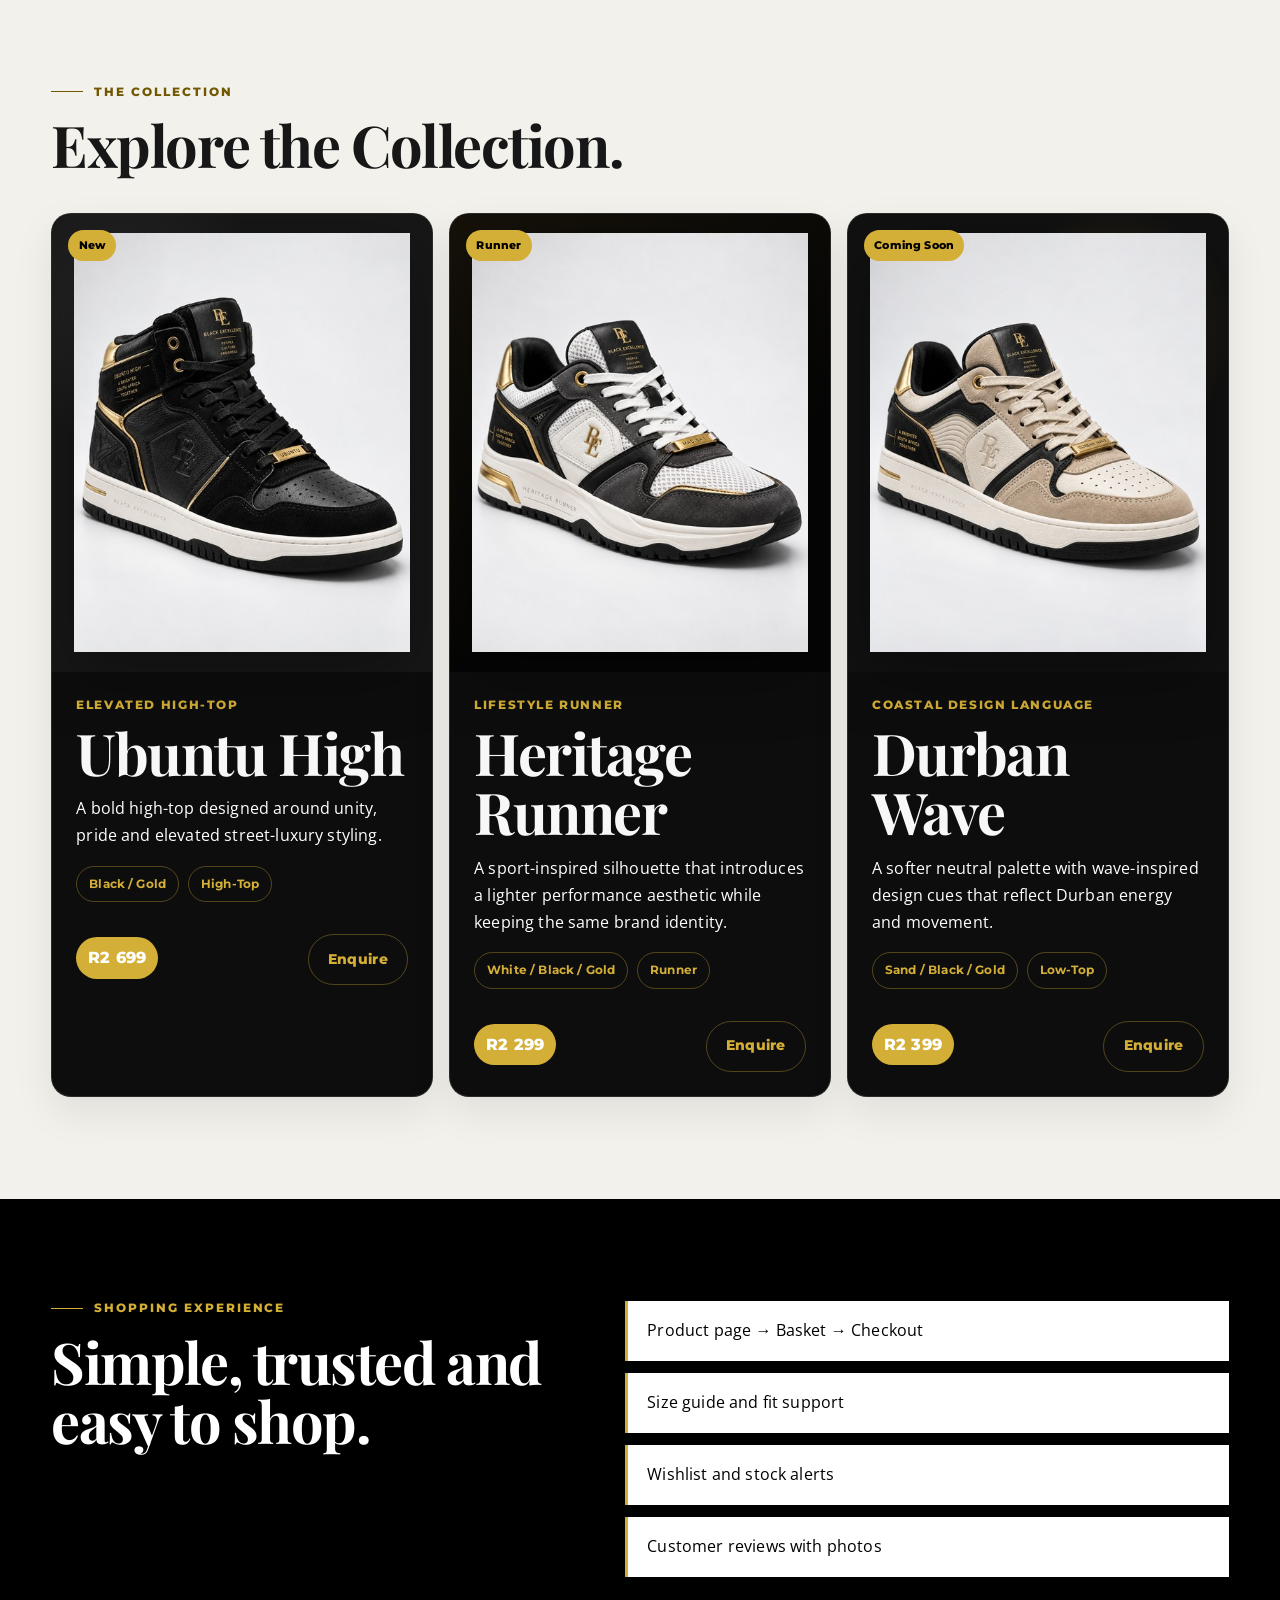
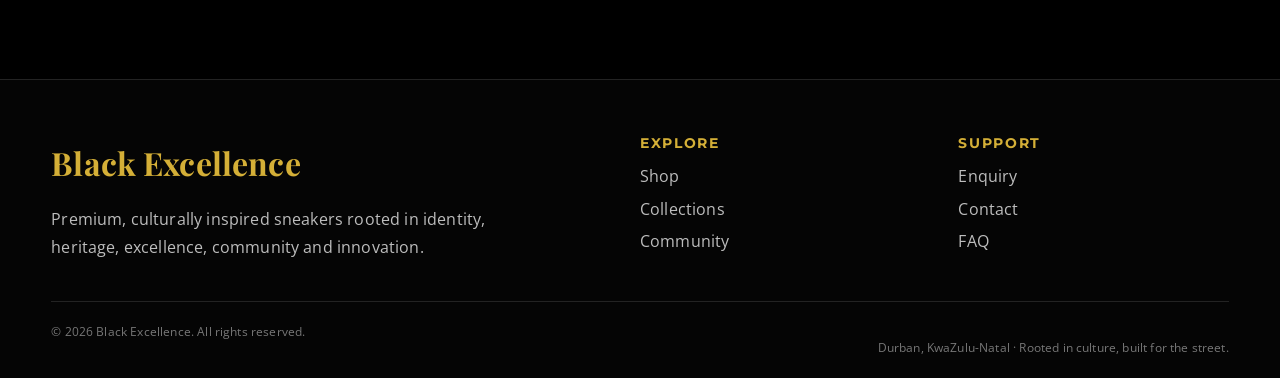
<file: products.html>
<!DOCTYPE html>
<html lang="en">
<head>
    <meta charset="UTF-8">
    <meta name="viewport" content="width=device-width, initial-scale=1.0">
    <meta name="description" content="Black Excellence is a Durban streetwear and sneaker brand celebrating African culture, identity and achievement.">
    <title>Black Excellence | Shop</title>
    <link rel="preconnect" href="https://fonts.googleapis.com">
    <link rel="preconnect" href="https://fonts.gstatic.com" crossorigin>
    <link href="https://fonts.googleapis.com/css2?family=Montserrat:wght@500;600;700;800&family=Open+Sans:wght@400;500;600;700&family=Playfair+Display:wght@600;700;800&display=swap" rel="stylesheet">
    <link rel="stylesheet" href="css/styles.css">
</head>
<body>
    <a class="skip-link" href="#main-content">Skip to main content</a>
    <header class="site-header">
        <div class="container header-inner">
            <a class="brand" href="index.html" aria-label="Black Excellence home">
                <img class="brand-logo" src="images/black-excellence-logo-480.jpg"
                     srcset="images/black-excellence-logo-240.jpg 240w, images/black-excellence-logo-480.jpg 480w, images/black-excellence-logo-960.jpg 960w"
                     sizes="(max-width: 720px) 72px, 96px"
                     alt="Black Excellence Crown and Lace Street Luxury logo" width="96" height="96">
                <span class="brand-copy"><strong>Black Excellence</strong><small>Crown + Lace · Street Luxury</small></span>
            </a>
            <nav class="primary-nav" aria-label="Primary navigation">
                <ul><li><a href="index.html">Home</a></li>
<li><a href="about.html">Our Story</a></li>
<li><a href="products.html" aria-current="page">Shop</a></li>
<li><a href="collections.html">Collections</a></li>
<li><a href="community.html">Community</a></li>
<li><a href="enquiry.html">Enquiry</a></li>
<li><a href="contact.html">Contact</a></li></ul>
            </nav>
        </div>
    </header>
    <main id="main-content">
        <section class="page-hero"><div class="container"><p class="eyebrow">Shop</p><h1>Designed to carry a story.</h1><p>Explore signature Black Excellence styles created to balance culture, craftsmanship and everyday wear.</p></div></section>

        <section class="section">
            <div class="container">
                <div class="shop-toolbar">
                    <div>
                        <p class="eyebrow">FEATURED RELEASE</p>
                        <h2>Featured sneakers</h2>
                    </div>
                    <div class="filter-pills" aria-label="Visual product filters">
                        <span class="pill active">All</span>
                        <span class="pill">Lifestyle</span>
                        <span class="pill">High-Top</span>
                        <span class="pill">Runner</span>
                    </div>
                </div>

                <article class="product-showcase">
                    <div class="showcase-media">
                        <picture>
                            <img src="images/sneakers/madiba-1-800.jpg"
                                 srcset="images/sneakers/madiba-1-480.jpg 480w, images/sneakers/madiba-1-800.jpg 800w, images/sneakers/madiba-1-1200.jpg 1200w"
                                 sizes="(max-width: 720px) 92vw, (max-width: 1024px) 56vw, 34rem"
                                 alt="Black Excellence Madiba 1 sneaker in black and gold"
                                 width="1122" height="1402" loading="eager" decoding="async">
                        </picture>
                    </div>
                    <div class="showcase-copy">
                        <p class="label">Featured Release</p>
                        <h2>The Madiba 1s</h2>
                        <p class="product-summary">A premium black-and-gold low-top built to introduce Black Excellence as a story-led sneaker brand. This release balances heritage, luxury and wearable street style in one signature silhouette.</p>
                        <div class="product-meta">
                            <span>Colourway: Black / Gold</span>
                            <span>Category: Low-Top</span>
                            <span>Status: Limited Release</span>
                        </div>
                        <div class="price-row">
                            <p class="price">R2 499</p>
                            <p class="price-note">Estimated retail price</p>
                        </div>
                        <div class="product-actions">
                            <a class="button button-primary" href="enquiry.html">Enquire Now</a>
                            <a class="button button-secondary" href="collections.html">View Collection Story</a>
                        </div>
                    </div>
                </article>
            </div>
        </section>

        <section class="section section-light">
            <div class="container">
                <div class="section-heading">
                    <div>
                        <p class="eyebrow dark">THE COLLECTION</p>
                        <h2>Explore the Collection.</h2>
                    </div>
                    <p></p>
                </div>

                <div class="product-grid cleaner-grid">
                    <article class="product-card">
                        <div class="product-image real-product muted">
                            <picture><img src="images/sneakers/ubuntu-high-800.jpg" srcset="images/sneakers/ubuntu-high-480.jpg 480w, images/sneakers/ubuntu-high-800.jpg 800w, images/sneakers/ubuntu-high-1200.jpg 1200w" sizes="(max-width: 720px) 92vw, (max-width: 1024px) 44vw, 24rem" alt="Black Excellence Ubuntu High sneaker in black and gold" width="1122" height="1402" loading="lazy" decoding="async"></picture>
                            <span class="drop-tag">New</span>
                        </div>
                        <div class="card-body">
                            <p class="label">Elevated High-Top</p>
                            <h2>Ubuntu High</h2>
                            <p>A bold high-top designed around unity, pride and elevated street-luxury styling.</p>
                            <div class="card-meta"><span>Black / Gold</span><span>High-Top</span></div>
                            <div class="card-footer"><p class="mini-price">R2 699</p><a class="button button-secondary" href="enquiry.html">Enquire</a></div>
                        </div>
                    </article>

                    <article class="product-card">
                        <div class="product-image real-product dark">
                            <picture><img src="images/sneakers/heritage-runner-800.jpg" srcset="images/sneakers/heritage-runner-480.jpg 480w, images/sneakers/heritage-runner-800.jpg 800w, images/sneakers/heritage-runner-1200.jpg 1200w" sizes="(max-width: 720px) 92vw, (max-width: 1024px) 44vw, 24rem" alt="Black Excellence Heritage Runner sneaker in white black and gold" width="1122" height="1402" loading="lazy" decoding="async"></picture>
                            <span class="drop-tag">Runner</span>
                        </div>
                        <div class="card-body">
                            <p class="label">Lifestyle Runner</p>
                            <h2>Heritage Runner</h2>
                            <p>A sport-inspired silhouette that introduces a lighter performance aesthetic while keeping the same brand identity.</p>
                            <div class="card-meta"><span>White / Black / Gold</span><span>Runner</span></div>
                            <div class="card-footer"><p class="mini-price">R2 299</p><a class="button button-secondary" href="enquiry.html">Enquire</a></div>
                        </div>
                    </article>

                    <article class="product-card">
                        <div class="product-image real-product">
                            <picture><img src="images/sneakers/durban-wave-800.jpg" srcset="images/sneakers/durban-wave-480.jpg 480w, images/sneakers/durban-wave-800.jpg 800w, images/sneakers/durban-wave-1200.jpg 1200w" sizes="(max-width: 720px) 92vw, (max-width: 1024px) 44vw, 24rem" alt="Black Excellence Durban Wave sneaker in beige black and gold" width="1122" height="1402" loading="lazy" decoding="async"></picture>
                            <span class="drop-tag">Coming Soon</span>
                        </div>
                        <div class="card-body">
                            <p class="label">Coastal Design Language</p>
                            <h2>Durban Wave</h2>
                            <p>A softer neutral palette with wave-inspired design cues that reflect Durban energy and movement.</p>
                            <div class="card-meta"><span>Sand / Black / Gold</span><span>Low-Top</span></div>
                            <div class="card-footer"><p class="mini-price">R2 399</p><a class="button button-secondary" href="enquiry.html">Enquire</a></div>
                        </div>
                    </article>
                </div>
            </div>
        </section>

        <section class="section">
            <div class="container split-layout">
                <div>
                    <p class="eyebrow">Shopping Experience</p>
                    <h2>Simple, trusted and easy to shop.</h2>
                </div>
                <div class="check-list dark-check-list">
                    <p>Product page → Basket → Checkout</p>
                    <p>Size guide and fit support</p>
                    <p>Wishlist and stock alerts</p>
                    <p>Customer reviews with photos</p>
                </div>
            </div>
        </section>
    </main>
    <footer class="site-footer">
        <div class="container footer-grid">
            <div>
                <p class="footer-kicker">Black Excellence</p>
                <p>Premium, culturally inspired sneakers rooted in identity, heritage, excellence, community and innovation.</p>
            </div>
            <div>
                <h2>Explore</h2>
                <a href="products.html">Shop</a>
                <a href="collections.html">Collections</a>
                <a href="community.html">Community</a>
            </div>
            <div>
                <h2>Support</h2>
                <a href="enquiry.html">Enquiry</a>
                <a href="contact.html">Contact</a>
                <a href="contact.html#faq">FAQ</a>
            </div>
        </div>
        <div class="container footer-bottom">
            <p>&copy; 2026 Black Excellence. All rights reserved.</p>
            <p>Durban, KwaZulu-Natal · Rooted in culture, built for the street.</p>
        </div>
    </footer>
</body>
</html>
</file>
<file: css/styles.css>
/*
   Black Excellence — WEDE5020 Part 2
   External stylesheet: CSS Styling and Responsive Design
*/

/* ---------- 2.2 Establish a Base Style / CSS Reset ---------- */
*, *::before, *::after { box-sizing: border-box; }
html { scroll-behavior: smooth; }
body, h1, h2, h3, p, ul { margin: 0; }
ul { padding: 0; list-style: none; }
img { display: block; max-width: 100%; height: auto; }
button, input, select, textarea { font: inherit; }
a { color: inherit; }

:root {
    --black: #000000;
    --charcoal: #1a1a1a;
    --charcoal-2: #101010;
    --gold: #d4af37;
    --gold-light: #f0d66d;
    --white: #ffffff;
    --off-white: #f3f1eb;
    --muted: #bdbdbd;
    --line: rgba(255, 255, 255, 0.12);
    --gold-line: rgba(212, 175, 55, 0.35);
    --shadow: 0 1.5rem 4rem rgba(0, 0, 0, 0.28);
    --radius: 1.25rem;
    --max-width: 74rem;
}

body {
    min-height: 100vh;
    background-color: var(--black);
    color: var(--white);
    font-family: "Open Sans", Arial, sans-serif;
    font-size: 1rem;
    font-weight: 400;
    line-height: 1.7;
    letter-spacing: 0.01em;
}

h1, h2 { font-family: "Playfair Display", Georgia, serif; font-weight: 700; letter-spacing: -0.025em; line-height: 1.03; }
h1 { font-size: clamp(3.2rem, 8vw, 6.8rem); }
h2 { font-size: clamp(2rem, 4.5vw, 3.65rem); }
h3 { font-family: "Montserrat", Arial, sans-serif; font-size: 1.2rem; font-weight: 700; line-height: 1.25; }
p + p { margin-top: 1rem; }

.container { width: min(92%, var(--max-width)); margin-inline: auto; }
.section { padding: clamp(4rem, 8vw, 7rem) 0; }
.section-light { background-color: var(--off-white); color: #171717; }
.section-charcoal { background-color: var(--charcoal); }
.section-gold { background: linear-gradient(135deg, var(--gold), #a88318); color: var(--black); }
.muted-copy { color: var(--muted); }

.skip-link { position: fixed; left: 1rem; top: -5rem; z-index: 100; background-color: var(--gold); color: var(--black); padding: 0.7rem 1rem; border-radius: 99rem; font-family: "Montserrat", sans-serif; font-weight: 800; text-decoration: none; }
.skip-link:focus { top: 1rem; }

/* ---------- 2.4 Layout Structure: Flexbox Navigation ---------- */
.site-header { position: sticky; top: 0; z-index: 50; background-color: rgba(0,0,0,0.94); border-bottom: 1px solid var(--line); backdrop-filter: blur(0.8rem); }
.header-inner { min-height: 5.6rem; display: flex; align-items: center; justify-content: space-between; gap: 2rem; }
.brand { display: flex; align-items: center; gap: 0.85rem; text-decoration: none; }
.brand-logo { width: 4.3rem; height: 4.3rem; object-fit: cover; border: 1px solid var(--gold-line); border-radius: 0.75rem; }
.brand-copy { display: flex; flex-direction: column; font-family: "Montserrat", sans-serif; line-height: 1.1; }
.brand-copy strong { font-size: 1rem; letter-spacing: 0.03em; text-transform: uppercase; }
.brand-copy small { margin-top: 0.3rem; color: var(--gold); font-size: 0.64rem; letter-spacing: 0.12em; text-transform: uppercase; }
.primary-nav ul { display: flex; align-items: center; justify-content: flex-end; gap: 0.15rem; flex-wrap: wrap; }
.primary-nav a { display: inline-block; padding: 0.6rem 0.78rem; border-radius: 99rem; color: #d9d9d9; font-family: "Montserrat", sans-serif; font-size: 0.82rem; font-weight: 600; text-decoration: none; transition: 180ms ease; }
.primary-nav a:hover, .primary-nav a:focus, .primary-nav a[aria-current="page"] { background-color: var(--gold); color: var(--black); outline: none; }
.primary-nav a:active { transform: translateY(1px); background-color: var(--gold-light); }

/* ---------- 2.3 Typography + 2.5 Visual / Interactive Styles ---------- */
.eyebrow { display: flex; align-items: center; gap: 0.7rem; margin-bottom: 1rem; color: var(--gold); font-family: "Montserrat", sans-serif; font-size: 0.76rem; font-weight: 800; line-height: 1.2; letter-spacing: 0.16em; text-transform: uppercase; }
.eyebrow::before { content: ""; width: 2rem; height: 1px; background-color: currentColor; }
.eyebrow.dark { color: #715700; }
.label { color: var(--gold); font-family: "Montserrat", sans-serif; font-size: 0.72rem; font-weight: 800; letter-spacing: 0.14em; text-transform: uppercase; }
.button-row { margin-top: 2rem; display: flex; flex-wrap: wrap; gap: 0.8rem; }
.button { display: inline-flex; align-items: center; justify-content: center; min-height: 3rem; padding: 0.8rem 1.2rem; border: 1px solid transparent; border-radius: 99rem; font-family: "Montserrat", sans-serif; font-size: 0.86rem; font-weight: 800; letter-spacing: 0.02em; text-decoration: none; cursor: pointer; transition: transform 160ms ease, background-color 160ms ease, border-color 160ms ease; }
.button:hover, .button:focus { transform: translateY(-2px); outline: none; }
.button:active { transform: translateY(1px); }
.button-primary { background-color: var(--gold); color: var(--black); }
.button-primary:hover, .button-primary:focus { background-color: var(--gold-light); box-shadow: 0 0 0 0.25rem rgba(212,175,55,0.13); }
.button-secondary { border-color: var(--gold-line); background-color: transparent; color: var(--gold); }
.button-secondary:hover, .button-secondary:focus { border-color: var(--gold); background-color: rgba(212,175,55,0.08); }
.button-dark { background-color: var(--black); color: var(--white); }
.text-link { display: inline-block; margin-top: 1rem; color: var(--gold); font-family: "Montserrat", sans-serif; font-weight: 700; text-decoration-thickness: 1px; text-underline-offset: 0.3rem; }
.text-link:hover, .text-link:focus { color: var(--gold-light); outline: none; }
.text-link:active { opacity: 0.8; }

/* ---------- 2.4 Layout Structure: Grid and Flexbox ---------- */
.hero { min-height: 76vh; display: grid; align-items: center; overflow: hidden; background: radial-gradient(circle at 72% 30%, rgba(212,175,55,0.2), transparent 24%), linear-gradient(135deg, #000 0%, #0d0d0d 55%, #161106 100%); border-bottom: 1px solid var(--line); }
.hero-grid { padding: clamp(4rem, 8vw, 7rem) 0; display: grid; grid-template-columns: 1.05fr 0.95fr; align-items: center; gap: 4rem; }
.hero-copy h1 span { color: var(--gold); }
.hero-lead { max-width: 40rem; margin-top: 1.3rem; color: #d1d1d1; font-size: clamp(1rem, 1.7vw, 1.2rem); }
.hero-art { position: relative; min-height: 31rem; display: grid; place-items: center; }
.orbit { position: absolute; border: 1px solid rgba(212,175,55,0.3); border-radius: 50%; }
.orbit-one { width: 88%; aspect-ratio: 1; }
.orbit-two { width: 62%; aspect-ratio: 1; }
.shoe-shape, .mini-shoe { position: relative; background: linear-gradient(145deg, #272727, #050505 58%, #5d4914); border: 2px solid rgba(212,175,55,0.72); box-shadow: var(--shadow); transform: rotate(-9deg); }
.shoe-shape { z-index: 2; width: 78%; height: 10rem; border-radius: 68% 28% 24% 34% / 46% 50% 36% 38%; }
.shoe-shape::after, .mini-shoe::after { content: ""; position: absolute; left: 5%; right: 3%; bottom: -18%; height: 24%; background-color: #e8e8e8; border: 2px solid #a98b2a; border-radius: 56% 38% 55% 33%; }
.shoe-shape span { position: absolute; right: 18%; top: 30%; color: var(--gold); font-family: "Montserrat", sans-serif; font-size: 1.2rem; font-weight: 800; letter-spacing: 0.12em; }
.shoe-shape.compact { width: 70%; }
.hero-stamp { position: absolute; right: 2%; bottom: 7%; z-index: 3; width: 7.5rem; aspect-ratio: 1; display: grid; place-items: center; text-align: center; border-radius: 50%; background-color: var(--gold); color: var(--black); font-family: "Montserrat", sans-serif; font-size: 0.75rem; font-weight: 800; line-height: 1.25; letter-spacing: 0.07em; text-transform: uppercase; transform: rotate(8deg); }
.split-layout { display: grid; grid-template-columns: 0.9fr 1.1fr; gap: 5rem; align-items: start; }
.prose { max-width: 42rem; font-size: 1.07rem; }
.story-mark { display: block; width: 11rem; margin-top: 2rem; }
.story-mark img { width: 100%; border: 1px solid rgba(0,0,0,0.12); border-radius: 1rem; box-shadow: 0 1rem 2.5rem rgba(0,0,0,0.12); }

.section-heading { margin-bottom: 2.4rem; display: flex; align-items: end; justify-content: space-between; gap: 3rem; }
.section-heading > p { max-width: 38rem; color: var(--muted); }
.section-light .section-heading > p { color: #444; }
.feature-grid { display: grid; grid-template-columns: 1.4fr 0.8fr; gap: 1rem; }
.feature-card { padding: 1.5rem; background: linear-gradient(180deg, rgba(255,255,255,0.05), rgba(255,255,255,0.02)); border: 1px solid var(--line); border-radius: var(--radius); }
.feature-card:hover { border-color: var(--gold-line); box-shadow: 0 1rem 3rem rgba(0,0,0,0.2); }
.feature-card-large { grid-row: span 2; padding: 0; overflow: hidden; }
.visual-panel { min-height: 20rem; display: grid; place-items: center; background: radial-gradient(circle at 70% 30%, rgba(212,175,55,0.24), transparent 26%), #101010; }
.card-body { padding: 1.5rem; }

.product-card .card-body h2, .product-card .card-body h3 { color: var(--white); }
.product-card .card-body p:not(.label) { color: #d8d8d8; }
.product-card .card-body .card-meta span { color: var(--gold); }
.product-grid .product-card { box-shadow: 0 1rem 2.5rem rgba(0,0,0,0.08); }
.check-list p { color: #171717; }
.dark-check-list p { background-color: #ffffff; color: #000000; border-left-color: var(--gold); }
.price-note { color: #c9c9c9; }
.showcase-copy h2, .showcase-copy .product-summary { color: var(--white); }
.section-light .product-card .card-body h2 { color: #f7f7f7; }
.section-light .product-card .card-body p:not(.label) { color: #FFFFFF; }

.card-body h2, .card-body h3 { margin-top: 0.5rem; }
.card-body p:not(.label) { margin-top: 0.8rem; color: var(--muted); }
.callout { min-height: 20rem; display: flex; flex-direction: column; align-items: flex-start; justify-content: center; }
.callout h2 { max-width: 52rem; margin-bottom: 2rem; }


.hero-art--photo { overflow: visible; }
.hero-product-shot, .feature-product-shot, .collection-photo, .community-photo { position: relative; z-index: 2; width: 100%; display: grid; place-items: center; }
.hero-product-shot img { width: min(100%, 34rem); filter: drop-shadow(0 2rem 3.2rem rgba(0,0,0,0.46)); }
.feature-product-shot img { width: min(88%, 24rem); margin: 1rem auto 0; filter: drop-shadow(0 1.6rem 2.6rem rgba(0,0,0,0.44)); }
.product-image.real-product { min-height: 24rem; padding: 1.2rem; align-items: end; }
.product-image.real-product picture { width: 100%; }
.product-image.real-product img { width: min(100%, 21rem); margin-inline: auto; filter: drop-shadow(0 1.25rem 2rem rgba(0,0,0,0.32)); }
.collection-photo img { width: min(90%, 30rem); margin: 1rem auto; filter: drop-shadow(0 2rem 3rem rgba(0,0,0,0.5)); }
.community-art-photo { padding: 1.25rem; background: radial-gradient(circle at 35% 20%, rgba(212,175,55,0.18), transparent 25%), linear-gradient(145deg, #15120b, #060606 65%); }
.community-photo img { width: min(100%, 24rem); margin-inline: auto; filter: drop-shadow(0 1.6rem 2.4rem rgba(0,0,0,0.4)); }

/* ---------- Inner pages ---------- */
.page-hero { padding: clamp(4rem, 8vw, 6.5rem) 0; background: radial-gradient(circle at 82% 25%, rgba(212,175,55,0.16), transparent 24%), linear-gradient(180deg, #0c0c0c, #000); border-bottom: 1px solid var(--line); }
.page-hero h1 { max-width: 60rem; }
.page-hero > .container > p:last-child { max-width: 47rem; margin-top: 1.4rem; color: #c8c8c8; font-size: 1.08rem; }
.value-grid { display: grid; grid-template-columns: repeat(3, 1fr); gap: 1rem; }
.value-card { padding: 2rem; min-height: 25rem; border: 1px solid var(--line); border-radius: var(--radius); background: linear-gradient(180deg, rgba(255,255,255,0.045), rgba(255,255,255,0.015)); }
.value-card > span, .steps-grid article > span { color: var(--gold); font-family: "Montserrat", sans-serif; font-size: 0.8rem; font-weight: 800; letter-spacing: 0.14em; }
.value-card h2 { margin: 2rem 0 1rem; font-size: 2.2rem; }
.value-card p { color: var(--muted); }

.shop-toolbar { margin-bottom: 1.5rem; display: flex; justify-content: space-between; align-items: end; gap: 1rem; }

.product-showcase { display: grid; grid-template-columns: 1fr 1fr; gap: 2rem; padding: 1.4rem; border: 1px solid var(--gold-line); border-radius: calc(var(--radius) + 0.35rem); background: linear-gradient(145deg, #0f0f0f, #070707 68%); box-shadow: var(--shadow); }
.showcase-media { min-height: 32rem; display: grid; place-items: center; border-radius: 1rem; background: radial-gradient(circle at 55% 25%, rgba(212,175,55,0.22), transparent 30%), linear-gradient(145deg, #161616, #090909 72%); }
.showcase-media img { width: min(88%, 31rem); margin-inline: auto; filter: drop-shadow(0 1.75rem 2.75rem rgba(0,0,0,0.45)); }
.showcase-copy { padding: clamp(1rem, 2vw, 2rem); display: flex; flex-direction: column; justify-content: center; }
.product-summary { max-width: 34rem; color: #d6d6d6; font-size: 1.02rem; }
.product-meta, .card-meta { margin-top: 1rem; display: flex; gap: 0.55rem; flex-wrap: wrap; }
.product-meta span, .card-meta span { padding: 0.45rem 0.75rem; border: 1px solid var(--gold-line); border-radius: 99rem; color: var(--gold); font-family: "Montserrat", sans-serif; font-size: 0.74rem; font-weight: 700; }
.price-row { margin-top: 1.2rem; display: flex; flex-direction: column; gap: 0.15rem; }
.price { color: var(--white); font-family: "Montserrat", sans-serif; font-size: 2rem; font-weight: 800; line-height: 1; }
.price-note { margin-top: 0; color: var(--muted); font-size: 0.82rem; }
.product-actions { margin-top: 1.5rem; display: flex; flex-wrap: wrap; gap: 0.8rem; }
.cleaner-grid { grid-template-columns: repeat(3, minmax(0, 1fr)); }
.card-footer { margin-top: 1rem; display: flex; align-items: center; justify-content: space-between; gap: 1rem; flex-wrap: wrap; }
.mini-price { margin: 0; color: #1a1a1a; font-family: "Montserrat", sans-serif; font-weight: 800; background-color: var(--gold); padding: 0.45rem 0.75rem; border-radius: 99rem; }
/*.dark-check-list p { background-color: #0d0d0d; color: var(--white); box-shadow: none; border-left-color: var(--gold); }*/

.filter-pills { display: flex; flex-wrap: wrap; gap: 0.5rem; }
.pill, .collection-details span { padding: 0.4rem 0.75rem; border: 1px solid var(--gold-line); border-radius: 99rem; color: var(--gold); font-family: "Montserrat", sans-serif; font-size: 0.72rem; font-weight: 700; }
.pill.active { background-color: var(--gold); color: var(--black); }
.product-grid { display: grid; grid-template-columns: repeat(3, minmax(0, 1fr)); gap: 1rem; align-items: stretch; }
.product-card { overflow: hidden; border: 1px solid var(--line); border-radius: var(--radius); background-color: #0d0d0d; }
.product-card:hover { border-color: var(--gold-line); transform: translateY(-0.2rem); }
.product-image { position: relative; min-height: 20rem; display: grid; place-items: center; background: radial-gradient(circle at 70% 25%, rgba(212,175,55,0.2), transparent 28%), #111; }
.product-image.muted { background: radial-gradient(circle at 20% 20%, rgba(255,255,255,0.08), transparent 30%), #171717; }
.product-image.dark { background: linear-gradient(145deg, #16120a, #050505 65%); }
.mini-shoe { width: 70%; height: 5.8rem; border-radius: 68% 28% 24% 34% / 46% 50% 36% 38%; }
.mini-shoe span { position: absolute; right: 16%; top: 27%; color: var(--gold); font-family: "Montserrat", sans-serif; font-weight: 800; }
.mini-shoe.reverse { transform: rotate(7deg) scaleX(-1); }
.drop-tag { position: absolute; top: 1rem; left: 1rem; padding: 0.4rem 0.65rem; border-radius: 99rem; background-color: var(--gold); color: var(--black); font-family: "Montserrat", sans-serif; font-size: 0.68rem; font-weight: 800; }
.product-note { font-size: 0.85rem; }
.product-card .button { margin-top: 1rem; }
.check-list { display: grid; gap: 0.8rem; }
.check-list p { margin: 0; padding: 1rem 1.2rem; border-left: 0.2rem solid var(--gold); background-color: #fff; box-shadow: 0 0.5rem 1.5rem rgba(0,0,0,0.08); }

.collection-feature { overflow: hidden; display: grid; grid-template-columns: 1fr 1fr; border: 1px solid var(--gold-line); border-radius: calc(var(--radius) + 0.4rem); background-color: #0b0b0b; box-shadow: var(--shadow); }
.collection-art { min-height: 32rem; display: grid; place-items: center; background: radial-gradient(circle at 50% 45%, rgba(212,175,55,0.23), transparent 31%), linear-gradient(145deg, #151515, #030303); }
.collection-copy { padding: clamp(2rem, 5vw, 4rem); display: flex; flex-direction: column; align-items: flex-start; justify-content: center; }
.collection-copy > p:not(.eyebrow) { margin-top: 1rem; color: var(--muted); }
.collection-details { margin: 1.5rem 0; display: flex; gap: 0.5rem; flex-wrap: wrap; }
.steps-grid { display: grid; grid-template-columns: repeat(3, 1fr); gap: 1rem; }
.steps-grid article { padding: 1.5rem; border-top: 1px solid var(--gold-line); }
.steps-grid h3 { margin: 1rem 0 0.6rem; }
.steps-grid p { color: var(--muted); }

.community-grid { display: grid; grid-template-columns: 1.4fr 0.8fr; gap: 1rem; }
.community-card { padding: 1.7rem; border: 1px solid var(--line); border-radius: var(--radius); background-color: #0d0d0d; }
.community-card.tall { grid-row: span 2; padding: 0; overflow: hidden; }
.community-art { min-height: 24rem; display: grid; place-items: center; background: repeating-linear-gradient(45deg, rgba(212,175,55,0.04) 0 1px, transparent 1px 2rem), radial-gradient(circle, rgba(212,175,55,0.18), transparent 42%), #0b0b0b; }
.community-art span { width: 8rem; aspect-ratio: 1; display: grid; place-items: center; border: 1px solid var(--gold); border-radius: 50%; color: var(--gold); font-family: "Playfair Display", serif; font-size: 2rem; }
.community-card h2 { margin-top: 0.5rem; font-size: 2rem; }
.community-card p:not(.label) { margin-top: 0.8rem; color: var(--muted); }

.form-layout { display: grid; grid-template-columns: 0.8fr 1.2fr; gap: 4rem; align-items: start; }
.styled-form { padding: 1.6rem; border: 1px solid var(--line); border-radius: var(--radius); background-color: #0c0c0c; }
.form-grid { display: grid; grid-template-columns: repeat(2, 1fr); gap: 1rem; }
.form-group { display: grid; gap: 0.45rem; }
.form-group.full { grid-column: 1 / -1; }
label { font-family: "Montserrat", sans-serif; font-size: 0.85rem; font-weight: 700; }
input, select, textarea { width: 100%; padding: 0.85rem 0.9rem; border: 1px solid rgba(255,255,255,0.16); border-radius: 0.75rem; background-color: #131313; color: var(--white); }
input:hover, select:hover, textarea:hover { border-color: rgba(212,175,55,0.6); }
input:focus, select:focus, textarea:focus { border-color: var(--gold); outline: 0.2rem solid rgba(212,175,55,0.12); }
input:active, select:active, textarea:active { background-color: #181818; }
textarea { resize: vertical; }
.styled-form .button { margin-top: 1.2rem; }
.form-note { margin-top: 0.7rem; color: var(--muted); font-size: 0.8rem; }

.contact-grid { display: grid; grid-template-columns: 0.8fr 1.2fr; gap: 4rem; }
.contact-cards { margin-top: 2rem; display: grid; gap: 0.8rem; }
.contact-cards article, .location-card { padding: 1.2rem; border: 1px solid var(--line); border-radius: 1rem; background-color: #0d0d0d; }
.contact-cards p, .location-card p { color: var(--muted); }
.locations { min-height: 28rem; padding: 1.5rem; display: grid; align-content: end; grid-template-columns: repeat(2, 1fr); gap: 0.8rem; border: 1px solid var(--line); border-radius: var(--radius); background-image: linear-gradient(rgba(255,255,255,0.035) 1px, transparent 1px), linear-gradient(90deg, rgba(255,255,255,0.035) 1px, transparent 1px); background-size: 2rem 2rem; background-color: #090909; }
.map-pin { width: 2rem; height: 2rem; margin-bottom: 0.8rem; display: grid; place-items: center; border-radius: 50% 50% 50% 0; background-color: var(--gold); color: var(--black); font-family: "Montserrat", sans-serif; font-weight: 800; transform: rotate(-45deg); }
.map-pin::first-letter { transform: rotate(45deg); }
.faq-layout { display: grid; grid-template-columns: 0.7fr 1.3fr; gap: 4rem; }
.faq-list details { border-top: 1px solid rgba(0,0,0,0.16); padding: 1.1rem 0; }
.faq-list details:last-child { border-bottom: 1px solid rgba(0,0,0,0.16); }
.faq-list summary { cursor: pointer; font-family: "Montserrat", sans-serif; font-weight: 700; }
.faq-list summary:hover, .faq-list summary:focus { color: #735900; outline: none; }
.faq-list summary:active { opacity: 0.75; }
.faq-list p { margin-top: 0.6rem; color: #444; }

/* ---------- Footer ---------- */
.site-footer { padding: 3.5rem 0 1.2rem; border-top: 1px solid var(--line); background-color: #050505; }
.footer-grid { display: grid; grid-template-columns: 1.5fr 0.75fr 0.75fr; gap: 3rem; }
.footer-kicker { color: var(--gold); font-family: "Playfair Display", serif; font-size: 2rem; font-weight: 700; }
.footer-grid > div:first-child p:last-child { max-width: 30rem; color: var(--muted); }
.footer-grid h2 { margin-bottom: 0.8rem; color: var(--gold); font-family: "Montserrat", sans-serif; font-size: 0.85rem; letter-spacing: 0.12em; text-transform: uppercase; }
.footer-grid a { display: block; margin: 0.35rem 0; color: var(--muted); text-decoration: none; }
.footer-grid a:hover, .footer-grid a:focus { color: var(--gold); outline: none; }
.footer-grid a:active { opacity: 0.7; }
.footer-bottom { margin-top: 2.5rem; padding-top: 1.2rem; display: flex; justify-content: space-between; gap: 1rem; flex-wrap: wrap; border-top: 1px solid var(--line); color: #777; font-size: 0.78rem; }

/* ---------- 3. Responsive Design: Tablet and Mobile Breakpoints ---------- */
@media (max-width: 64rem) {
    .header-inner { min-height: auto; padding: 0.8rem 0; flex-direction: column; align-items: stretch; gap: 0.7rem; }
    .product-showcase { grid-template-columns: 1fr; }
    .showcase-media { min-height: 24rem; }
    .brand { justify-content: center; }
    .primary-nav ul { justify-content: center; }
    .hero-grid { grid-template-columns: 1fr; gap: 2rem; }
    .hero-copy { max-width: 48rem; }
    .hero-art { min-height: 25rem; }
    .feature-grid, .community-grid { grid-template-columns: repeat(2, minmax(0, 1fr)); }
    .feature-card-large, .community-card.tall { grid-column: 1 / -1; grid-row: auto; }
    .product-grid { grid-template-columns: repeat(2, minmax(0, 1fr)); }
    .value-grid, .steps-grid { grid-template-columns: repeat(2, minmax(0, 1fr)); }
    .value-card:last-child, .steps-grid article:last-child { grid-column: 1 / -1; }
    .collection-feature { grid-template-columns: 1fr; }
    .collection-art { min-height: 24rem; }
    .form-layout, .contact-grid { grid-template-columns: 1fr; gap: 2.5rem; }
}

@media (max-width: 45rem) {
    .container { width: 94%; }
    .showcase-media { min-height: 19rem; }
    .product-actions, .card-footer, .product-meta, .card-meta { flex-direction: column; align-items: flex-start; }
    body { font-size: 0.96rem; }
    h1 { font-size: clamp(2.8rem, 15vw, 4.5rem); }
    h2 { font-size: clamp(1.9rem, 9vw, 2.8rem); }
    .brand-copy { display: none; }
    .brand-logo { width: 3.8rem; height: 3.8rem; }
    .primary-nav ul { display: grid; grid-template-columns: repeat(4, 1fr); gap: 0.25rem; }
    .primary-nav a { width: 100%; padding: 0.55rem 0.35rem; text-align: center; border-radius: 0.55rem; font-size: 0.68rem; }
    .hero { min-height: auto; }
    .hero-grid { padding: 3.5rem 0 2.5rem; }
    .hero-art { min-height: 20rem; }
    .shoe-shape { height: 7rem; }
    .hero-stamp { width: 5.8rem; font-size: 0.62rem; }
    .split-layout, .feature-grid, .product-grid, .value-grid, .steps-grid, .community-grid, .form-grid, .locations, .faq-layout, .footer-grid { grid-template-columns: 1fr; }
    .value-card:last-child, .steps-grid article:last-child, .feature-card-large, .community-card.tall { grid-column: auto; }
    .section-heading, .shop-toolbar { align-items: flex-start; flex-direction: column; }
    .collection-art { min-height: 18rem; }
    .collection-copy { padding: 1.5rem; }
    .form-group.full { grid-column: auto; }
    .footer-bottom { flex-direction: column; }
}
</file>
